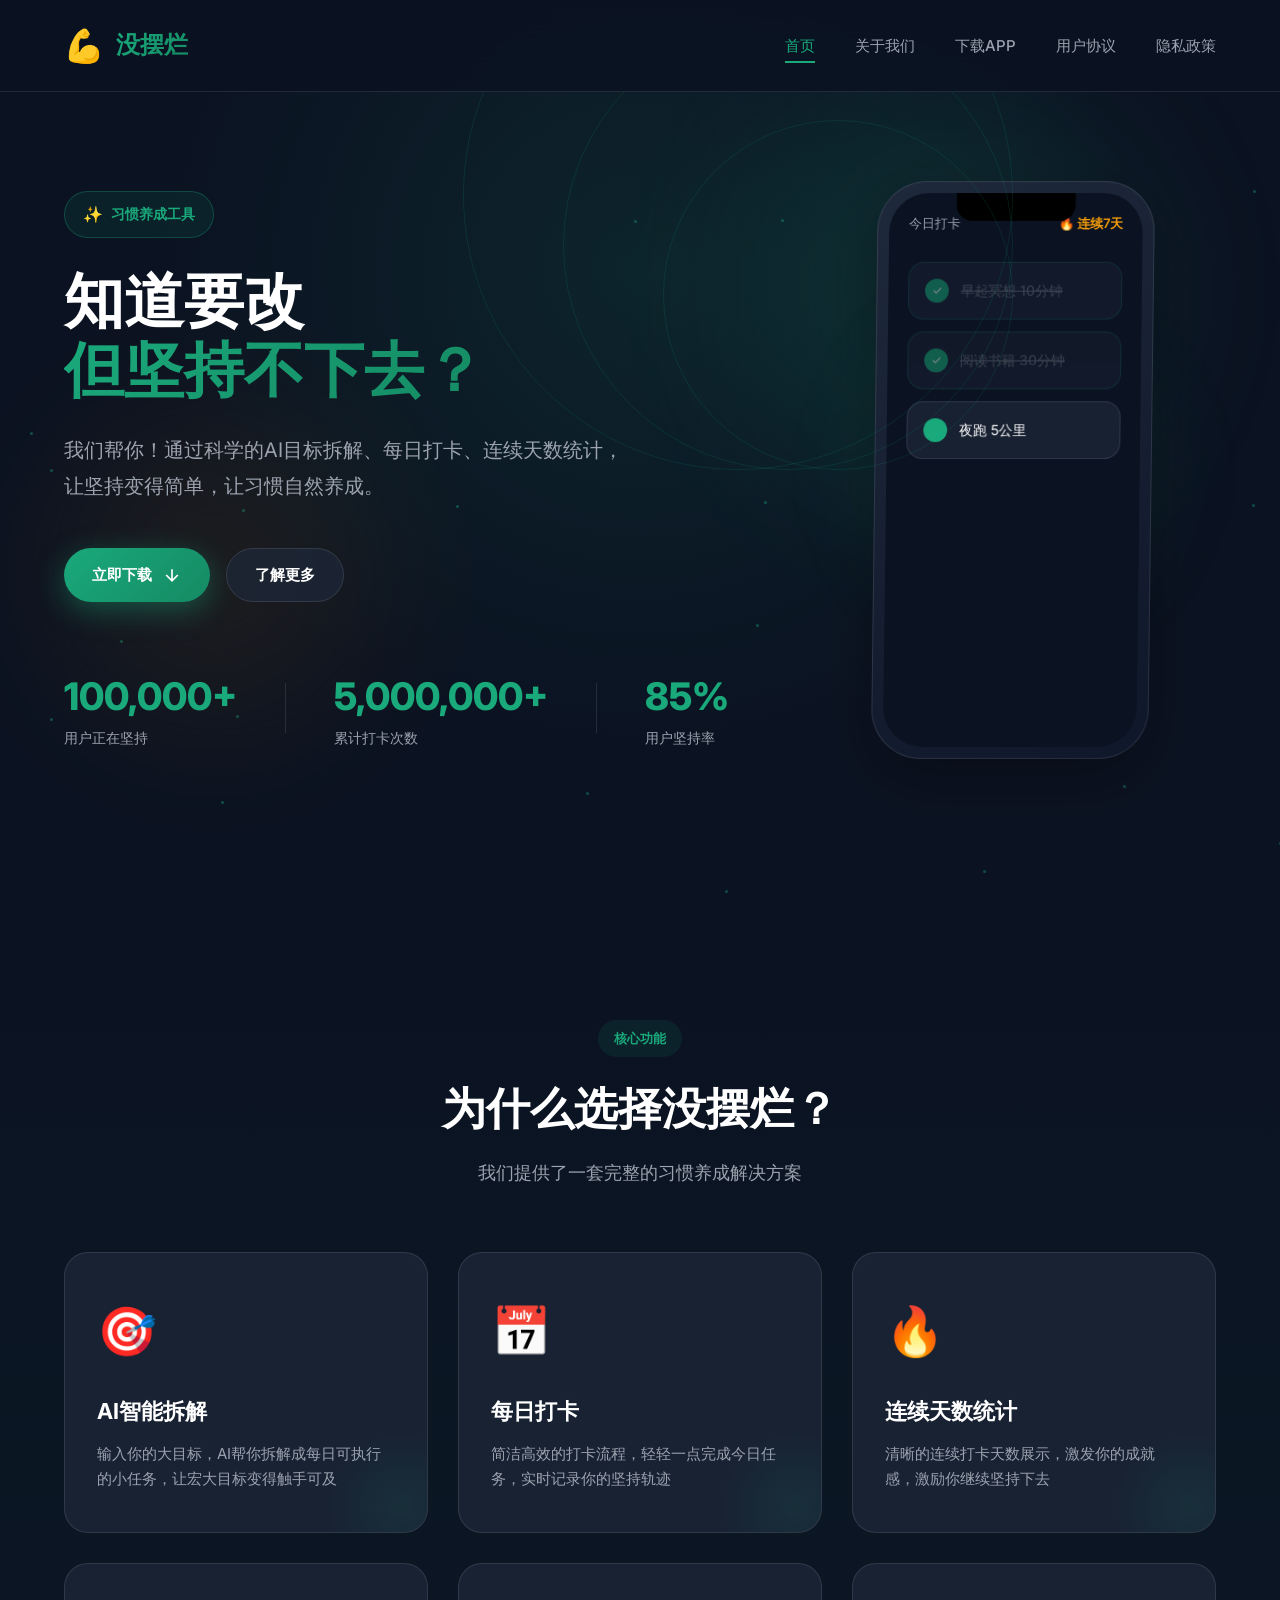
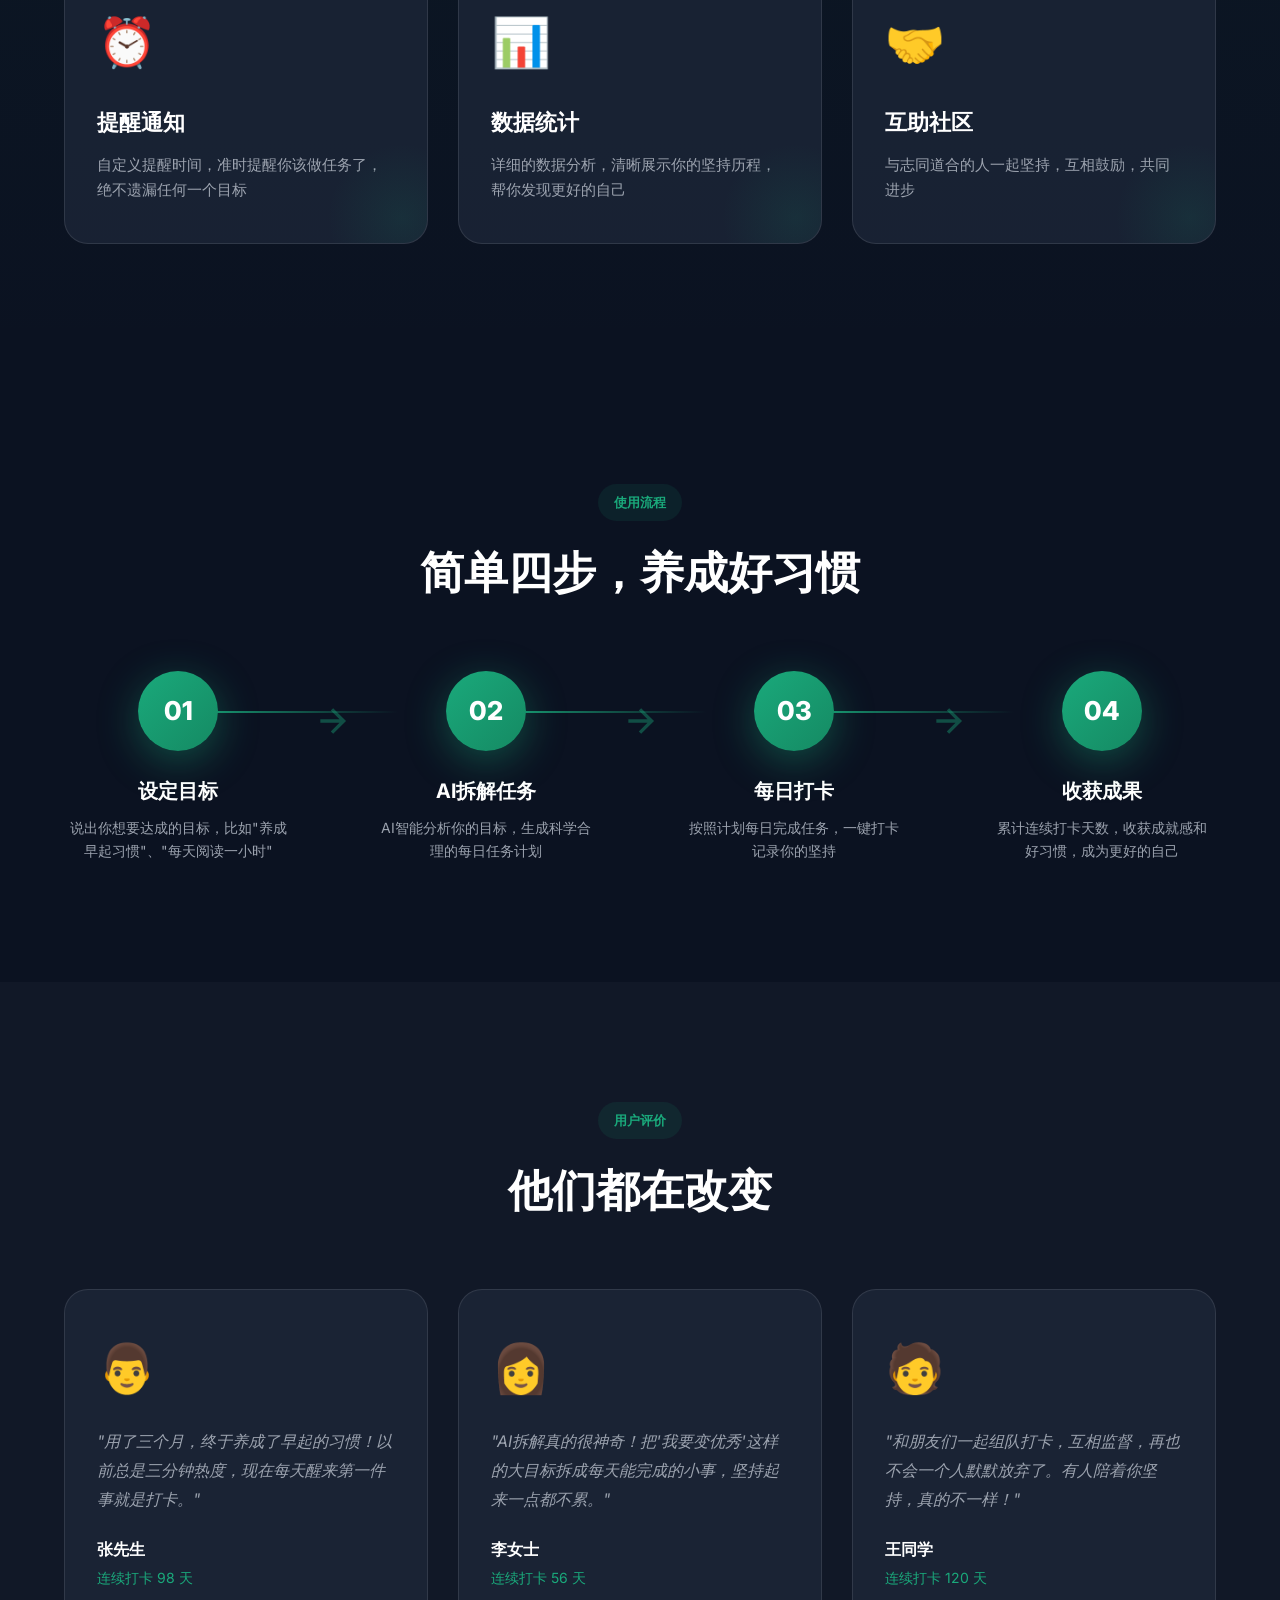
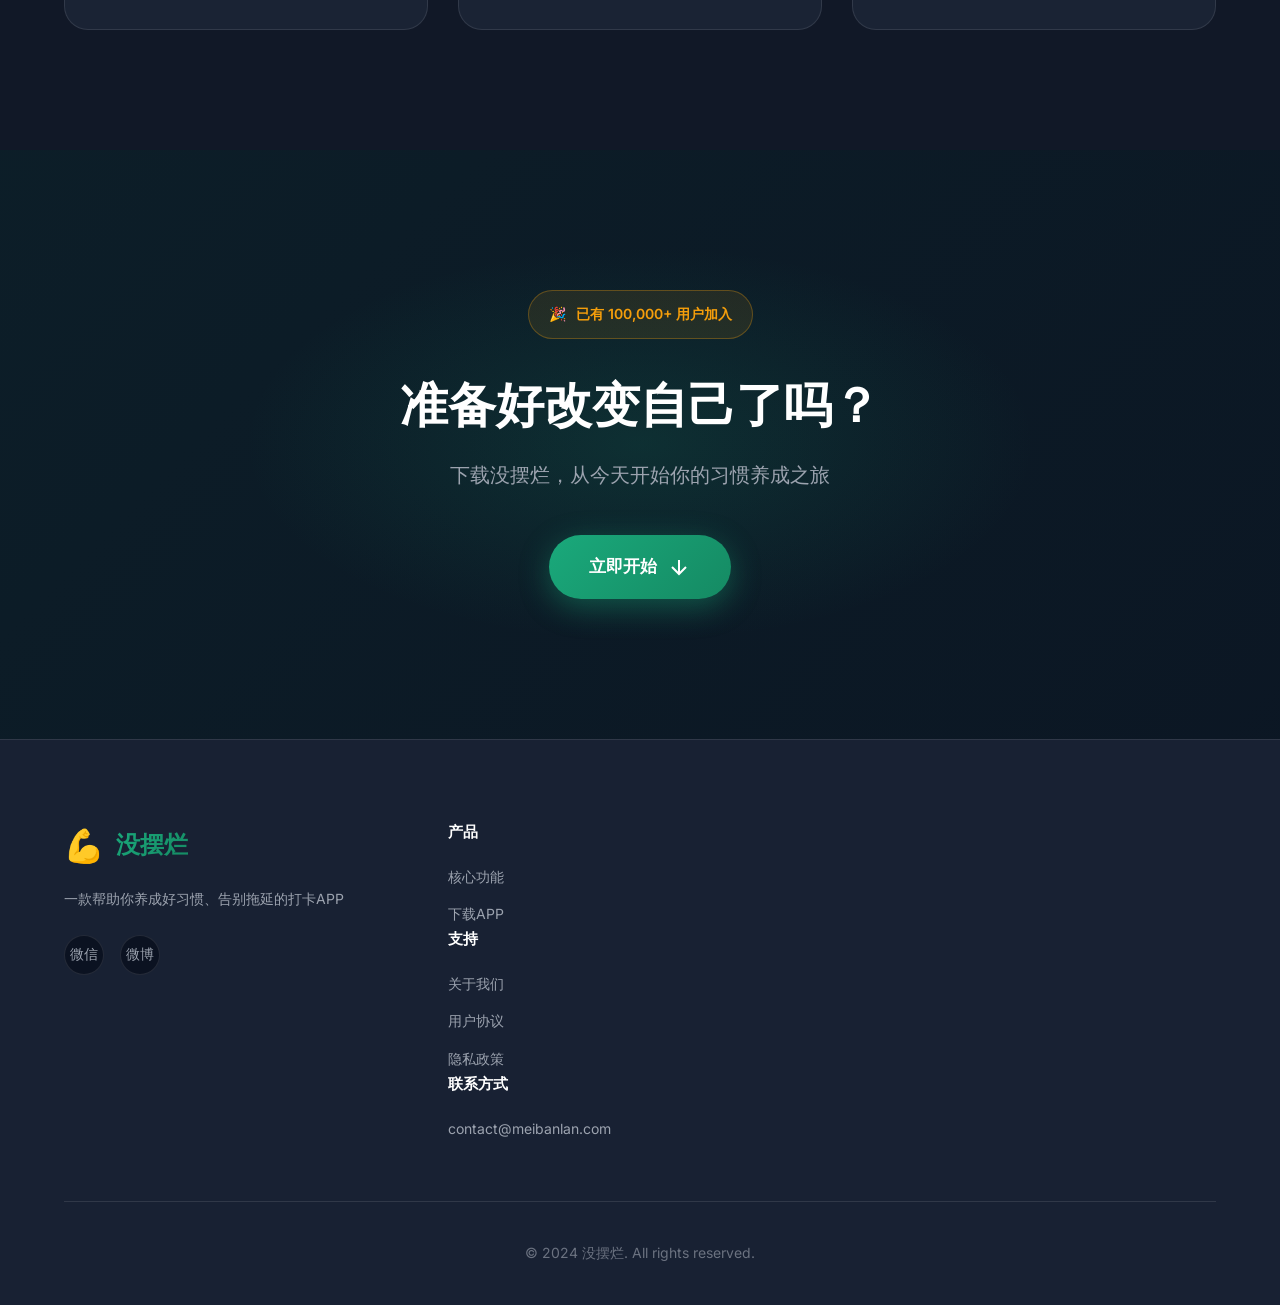
<file: index.html>
<!DOCTYPE html>
<html lang="zh-CN">
<head>
    <meta charset="UTF-8">
    <meta name="viewport" content="width=device-width, initial-scale=1.0">
    <meta name="description" content="没摆烂 - 一款帮助用户养成好习惯、戒除坏习惯的打卡APP。通过科学的目标拆解、每日打卡、连续天数统计等功能，让用户轻松坚持，告别拖延。">
    <meta name="keywords" content="没摆烂,习惯打卡,习惯养成,每日打卡,目标管理,效率工具">
    <title>没摆烂 - 养成好习惯，从每日打卡开始</title>
    <link rel="stylesheet" href="css/style.css">
    <link rel="preconnect" href="https://fonts.googleapis.com">
    <link rel="preconnect" href="https://fonts.gstatic.com" crossorigin>
    <link href="https://fonts.googleapis.com/css2?family=Inter:wght@300;400;500;600;700;800&display=swap" rel="stylesheet">
</head>
<body>
    <header class="header">
        <div class="container">
            <nav class="nav">
                <a href="index.html" class="logo">
                    <span class="logo-icon">💪</span>
                    <span class="logo-text">没摆烂</span>
                </a>
                <ul class="nav-list">
                    <li><a href="index.html" class="active">首页</a></li>
                    <li><a href="about.html">关于我们</a></li>
                    <li><a href="download.html">下载APP</a></li>
                    <li><a href="agreement.html">用户协议</a></li>
                    <li><a href="privacy.html">隐私政策</a></li>
                </ul>
                <button class="mobile-menu-btn" onclick="toggleMobileMenu()">
                    <span></span>
                    <span></span>
                    <span></span>
                </button>
            </nav>
        </div>
    </header>

    <section class="hero">
        <div class="hero-bg">
            <div class="hero-gradient"></div>
            <div class="hero-particles" id="particles"></div>
            <div class="hero-orb hero-orb-1"></div>
            <div class="hero-orb hero-orb-2"></div>
        </div>
        <div class="container">
            <div class="hero-content">
                <div class="hero-badge">
                    <span class="badge-icon">✨</span>
                    <span>习惯养成工具</span>
                </div>
                <h1 class="hero-title">
                    知道要改<br>
                    <span class="highlight">但坚持不下去？</span>
                </h1>
                <p class="hero-subtitle">
                    我们帮你！通过科学的AI目标拆解、每日打卡、连续天数统计，<br class="hide-mobile">
                    让坚持变得简单，让习惯自然养成。
                </p>
                <div class="hero-buttons">
                    <a href="download.html" class="btn btn-primary">
                        <span>立即下载</span>
                        <svg width="20" height="20" viewBox="0 0 24 24" fill="none" stroke="currentColor" stroke-width="2">
                            <path d="M12 5v14M5 12l7 7 7-7"/>
                        </svg>
                    </a>
                    <a href="#features" class="btn btn-secondary">了解更多</a>
                </div>
                <div class="hero-stats">
                    <div class="stat-item">
                        <span class="stat-number" id="stat-users">0</span>
                        <span class="stat-label">用户正在坚持</span>
                    </div>
                    <div class="stat-divider"></div>
                    <div class="stat-item">
                        <span class="stat-number" id="stat-checkins">0</span>
                        <span class="stat-label">累计打卡次数</span>
                    </div>
                    <div class="stat-divider"></div>
                    <div class="stat-item">
                        <span class="stat-number" id="stat-rate">0</span>
                        <span class="stat-label">用户坚持率</span>
                    </div>
                </div>
            </div>
            <div class="hero-visual">
                <div class="phone-mockup">
                    <div class="phone-glow"></div>
                    <div class="phone-frame">
                        <div class="phone-notch"></div>
                        <div class="phone-screen">
                            <div class="app-preview">
                                <div class="preview-header">
                                    <span class="preview-date">今日打卡</span>
                                    <span class="preview-streak">🔥 连续7天</span>
                                </div>
                                <div class="preview-content">
                                    <div class="preview-task completed">
                                        <span class="task-check">✓</span>
                                        <span>早起冥想 10分钟</span>
                                    </div>
                                    <div class="preview-task completed">
                                        <span class="task-check">✓</span>
                                        <span>阅读书籍 30分钟</span>
                                    </div>
                                    <div class="preview-task">
                                        <span class="task-check"></span>
                                        <span>夜跑 5公里</span>
                                    </div>
                                </div>
                            </div>
                        </div>
                    </div>
                    <div class="phone-decoration">
                        <div class="deco-ring"></div>
                        <div class="deco-ring"></div>
                        <div class="deco-ring"></div>
                    </div>
                </div>
            </div>
        </div>
    </section>

    <section class="features" id="features">
        <div class="container">
            <div class="section-header">
                <span class="section-tag">核心功能</span>
                <h2 class="section-title">为什么选择没摆烂？</h2>
                <p class="section-desc">我们提供了一套完整的习惯养成解决方案</p>
            </div>
            <div class="features-grid">
                <div class="feature-card" data-delay="0">
                    <div class="feature-icon">🎯</div>
                    <h3>AI智能拆解</h3>
                    <p>输入你的大目标，AI帮你拆解成每日可执行的小任务，让宏大目标变得触手可及</p>
                    <div class="feature-decoration"></div>
                </div>
                <div class="feature-card" data-delay="100">
                    <div class="feature-icon">📅</div>
                    <h3>每日打卡</h3>
                    <p>简洁高效的打卡流程，轻轻一点完成今日任务，实时记录你的坚持轨迹</p>
                    <div class="feature-decoration"></div>
                </div>
                <div class="feature-card" data-delay="200">
                    <div class="feature-icon">🔥</div>
                    <h3>连续天数统计</h3>
                    <p>清晰的连续打卡天数展示，激发你的成就感，激励你继续坚持下去</p>
                    <div class="feature-decoration"></div>
                </div>
                <div class="feature-card" data-delay="300">
                    <div class="feature-icon">⏰</div>
                    <h3>提醒通知</h3>
                    <p>自定义提醒时间，准时提醒你该做任务了，绝不遗漏任何一个目标</p>
                    <div class="feature-decoration"></div>
                </div>
                <div class="feature-card" data-delay="400">
                    <div class="feature-icon">📊</div>
                    <h3>数据统计</h3>
                    <p>详细的数据分析，清晰展示你的坚持历程，帮你发现更好的自己</p>
                    <div class="feature-decoration"></div>
                </div>
                <div class="feature-card" data-delay="500">
                    <div class="feature-icon">🤝</div>
                    <h3>互助社区</h3>
                    <p>与志同道合的人一起坚持，互相鼓励，共同进步</p>
                    <div class="feature-decoration"></div>
                </div>
            </div>
        </div>
    </section>

    <section class="how-it-works">
        <div class="container">
            <div class="section-header">
                <span class="section-tag">使用流程</span>
                <h2 class="section-title">简单四步，养成好习惯</h2>
            </div>
            <div class="steps">
                <div class="step" data-delay="0">
                    <div class="step-visual">
                        <div class="step-number">01</div>
                    </div>
                    <div class="step-content">
                        <h3>设定目标</h3>
                        <p>说出你想要达成的目标，比如"养成早起习惯"、"每天阅读一小时"</p>
                    </div>
                </div>
                <div class="step-arrow">
                    <svg width="40" height="40" viewBox="0 0 24 24" fill="none" stroke="currentColor" stroke-width="2">
                        <path d="M5 12h14M12 5l7 7-7 7"/>
                    </svg>
                </div>
                <div class="step" data-delay="150">
                    <div class="step-visual">
                        <div class="step-number">02</div>
                    </div>
                    <div class="step-content">
                        <h3>AI拆解任务</h3>
                        <p>AI智能分析你的目标，生成科学合理的每日任务计划</p>
                    </div>
                </div>
                <div class="step-arrow">
                    <svg width="40" height="40" viewBox="0 0 24 24" fill="none" stroke="currentColor" stroke-width="2">
                        <path d="M5 12h14M12 5l7 7-7 7"/>
                    </svg>
                </div>
                <div class="step" data-delay="300">
                    <div class="step-visual">
                        <div class="step-number">03</div>
                    </div>
                    <div class="step-content">
                        <h3>每日打卡</h3>
                        <p>按照计划每日完成任务，一键打卡记录你的坚持</p>
                    </div>
                </div>
                <div class="step-arrow">
                    <svg width="40" height="40" viewBox="0 0 24 24" fill="none" stroke="currentColor" stroke-width="2">
                        <path d="M5 12h14M12 5l7 7-7 7"/>
                    </svg>
                </div>
                <div class="step" data-delay="450">
                    <div class="step-visual">
                        <div class="step-number">04</div>
                    </div>
                    <div class="step-content">
                        <h3>收获成果</h3>
                        <p>累计连续打卡天数，收获成就感和好习惯，成为更好的自己</p>
                    </div>
                </div>
            </div>
        </div>
    </section>

    <section class="testimonials">
        <div class="container">
            <div class="section-header">
                <span class="section-tag">用户评价</span>
                <h2 class="section-title">他们都在改变</h2>
            </div>
            <div class="testimonials-grid">
                <div class="testimonial-card">
                    <div class="testimonial-avatar">👨</div>
                    <p class="testimonial-text">"用了三个月，终于养成了早起的习惯！以前总是三分钟热度，现在每天醒来第一件事就是打卡。"</p>
                    <div class="testimonial-info">
                        <span class="testimonial-name">张先生</span>
                        <span class="testimonial-stats">连续打卡 98 天</span>
                    </div>
                </div>
                <div class="testimonial-card">
                    <div class="testimonial-avatar">👩</div>
                    <p class="testimonial-text">"AI拆解真的很神奇！把'我要变优秀'这样的大目标拆成每天能完成的小事，坚持起来一点都不累。"</p>
                    <div class="testimonial-info">
                        <span class="testimonial-name">李女士</span>
                        <span class="testimonial-stats">连续打卡 56 天</span>
                    </div>
                </div>
                <div class="testimonial-card">
                    <div class="testimonial-avatar">🧑</div>
                    <p class="testimonial-text">"和朋友们一起组队打卡，互相监督，再也不会一个人默默放弃了。有人陪着你坚持，真的不一样！"</p>
                    <div class="testimonial-info">
                        <span class="testimonial-name">王同学</span>
                        <span class="testimonial-stats">连续打卡 120 天</span>
                    </div>
                </div>
            </div>
        </div>
    </section>

    <section class="cta">
        <div class="container">
            <div class="cta-content">
                <div class="cta-badge">
                    <span>🎉</span>
                    <span>已有 100,000+ 用户加入</span>
                </div>
                <h2>准备好改变自己了吗？</h2>
                <p>下载没摆烂，从今天开始你的习惯养成之旅</p>
                <div class="cta-buttons">
                    <a href="download.html" class="btn btn-primary btn-large">
                        <span>立即开始</span>
                        <svg width="24" height="24" viewBox="0 0 24 24" fill="none" stroke="currentColor" stroke-width="2">
                            <path d="M12 5v14M5 12l7 7 7-7"/>
                        </svg>
                    </a>
                </div>
            </div>
        </div>
    </section>

    <footer class="footer">
        <div class="container">
            <div class="footer-content">
                <div class="footer-brand">
                    <a href="index.html" class="logo">
                        <span class="logo-icon">💪</span>
                        <span class="logo-text">没摆烂</span>
                    </a>
                    <p>一款帮助你养成好习惯、告别拖延的打卡APP</p>
                    <div class="footer-social">
                        <a href="#" class="social-link">微信</a>
                        <a href="#" class="social-link">微博</a>
                    </div>
                </div>
                <div class="footer-links">
                    <div class="footer-column">
                        <h4>产品</h4>
                        <ul>
                            <li><a href="index.html#features">核心功能</a></li>
                            <li><a href="download.html">下载APP</a></li>
                        </ul>
                    </div>
                    <div class="footer-column">
                        <h4>支持</h4>
                        <ul>
                            <li><a href="about.html">关于我们</a></li>
                            <li><a href="agreement.html">用户协议</a></li>
                            <li><a href="privacy.html">隐私政策</a></li>
                        </ul>
                    </div>
                    <div class="footer-column">
                        <h4>联系方式</h4>
                        <ul>
                            <li><a href="mailto:contact@meibanlan.com">contact@meibanlan.com</a></li>
                        </ul>
                    </div>
                </div>
            </div>
            <div class="footer-bottom">
                <p>&copy; 2024 没摆烂. All rights reserved.</p>
            </div>
        </div>
    </footer>

    <script>
        function toggleMobileMenu() {
            const navList = document.querySelector('.nav-list');
            navList.classList.toggle('mobile-open');
        }

        function animateCounter(element, target, suffix = '') {
            let current = 0;
            const increment = target / 60;
            const timer = setInterval(() => {
                current += increment;
                if (current >= target) {
                    current = target;
                    clearInterval(timer);
                }
                element.textContent = Math.floor(current).toLocaleString() + suffix;
            }, 16);
        }

        document.addEventListener('DOMContentLoaded', function() {
            const particlesContainer = document.getElementById('particles');
            for (let i = 0; i < 30; i++) {
                const particle = document.createElement('div');
                particle.className = 'particle';
                particle.style.left = Math.random() * 100 + '%';
                particle.style.top = Math.random() * 100 + '%';
                particle.style.animationDelay = Math.random() * 5 + 's';
                particle.style.animationDuration = (Math.random() * 10 + 10) + 's';
                particlesContainer.appendChild(particle);
            }

            const observerOptions = {
                threshold: 0.3,
                rootMargin: '0px'
            };

            const observer = new IntersectionObserver((entries) => {
                entries.forEach(entry => {
                    if (entry.isIntersecting) {
                        entry.target.classList.add('visible');
                    }
                });
            }, observerOptions);

            document.querySelectorAll('.feature-card, .step, .testimonial-card').forEach(el => {
                observer.observe(el);
            });

            const statsObserver = new IntersectionObserver((entries) => {
                entries.forEach(entry => {
                    if (entry.isIntersecting) {
                        animateCounter(document.getElementById('stat-users'), 100000, '+');
                        animateCounter(document.getElementById('stat-checkins'), 5000000, '+');
                        animateCounter(document.getElementById('stat-rate'), 85, '%');
                        statsObserver.disconnect();
                    }
                });
            }, { threshold: 0.5 });

            const statsSection = document.querySelector('.hero-stats');
            if (statsSection) {
                statsObserver.observe(statsSection);
            }
        });

        document.querySelectorAll('a[href^="#"]').forEach(anchor => {
            anchor.addEventListener('click', function (e) {
                e.preventDefault();
                const target = document.querySelector(this.getAttribute('href'));
                if (target) {
                    target.scrollIntoView({
                        behavior: 'smooth'
                    });
                }
            });
        });
    </script>
</body>
</html>
</file>
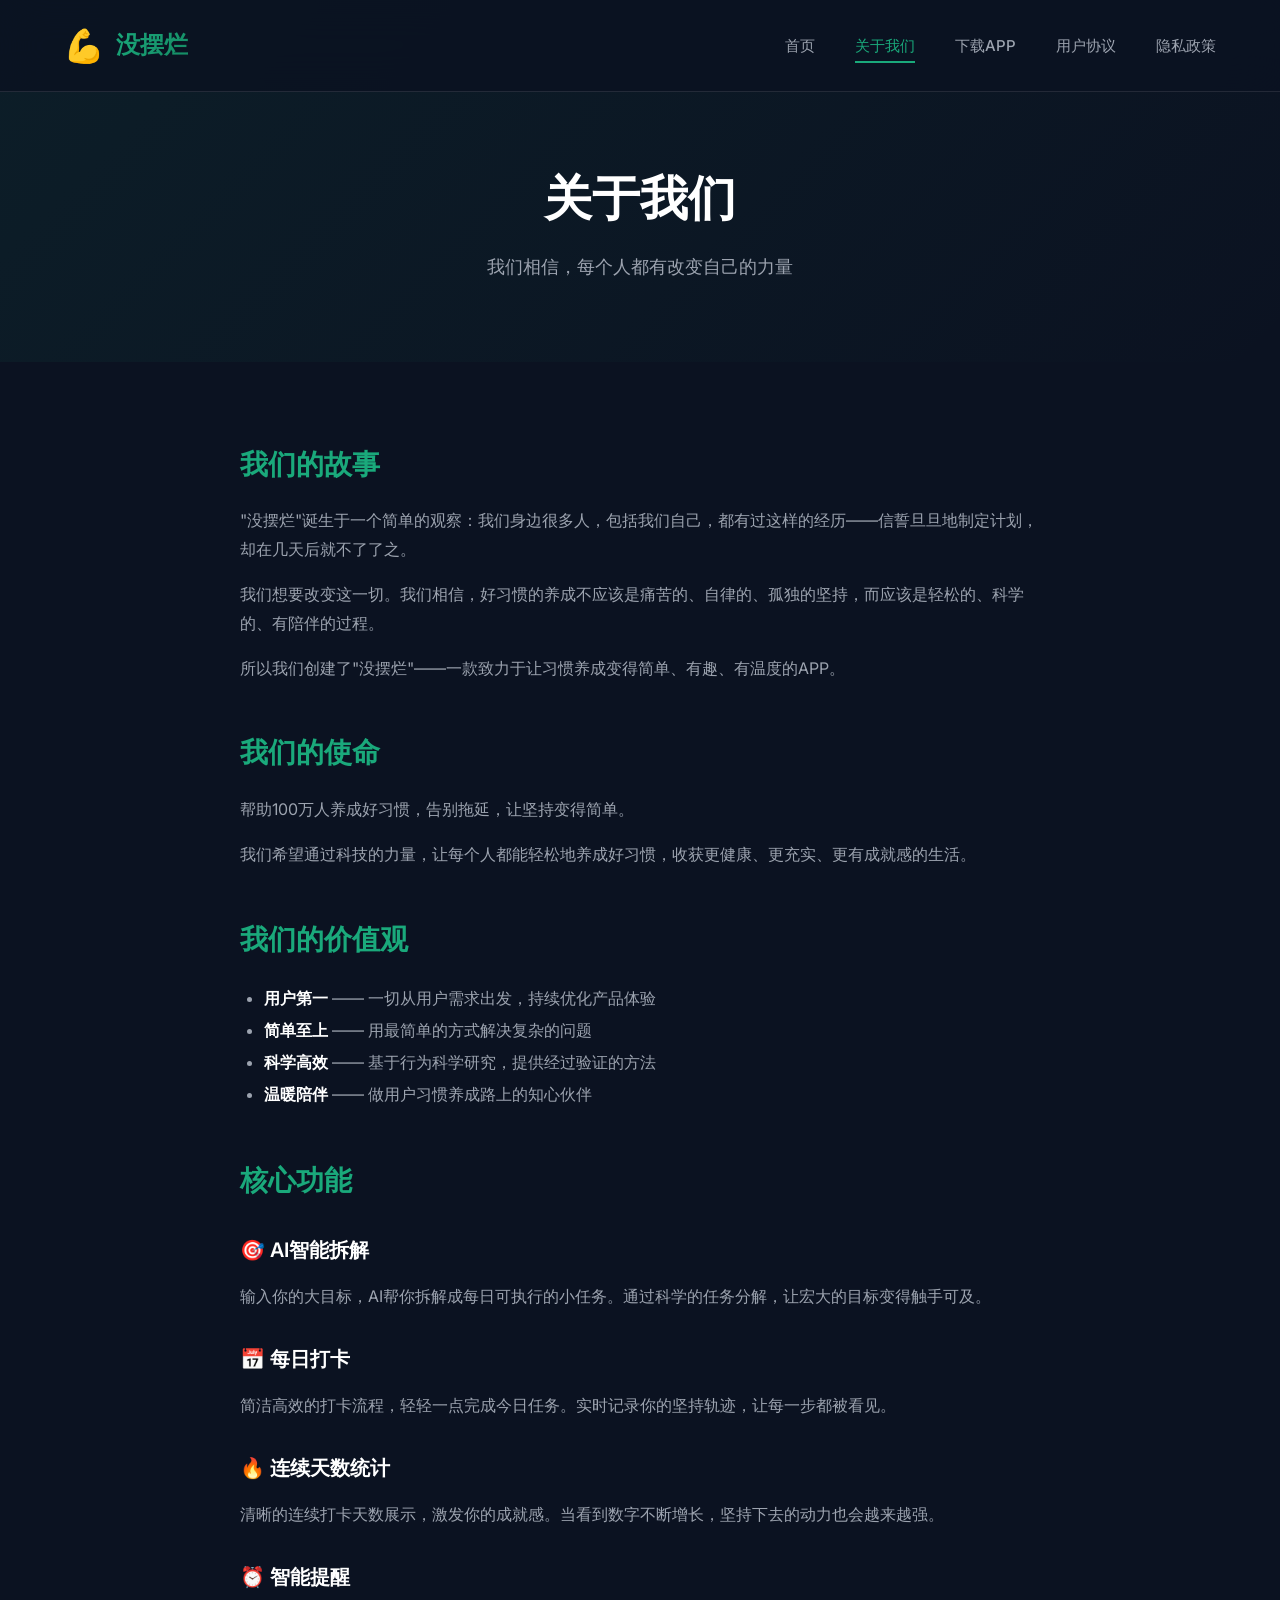
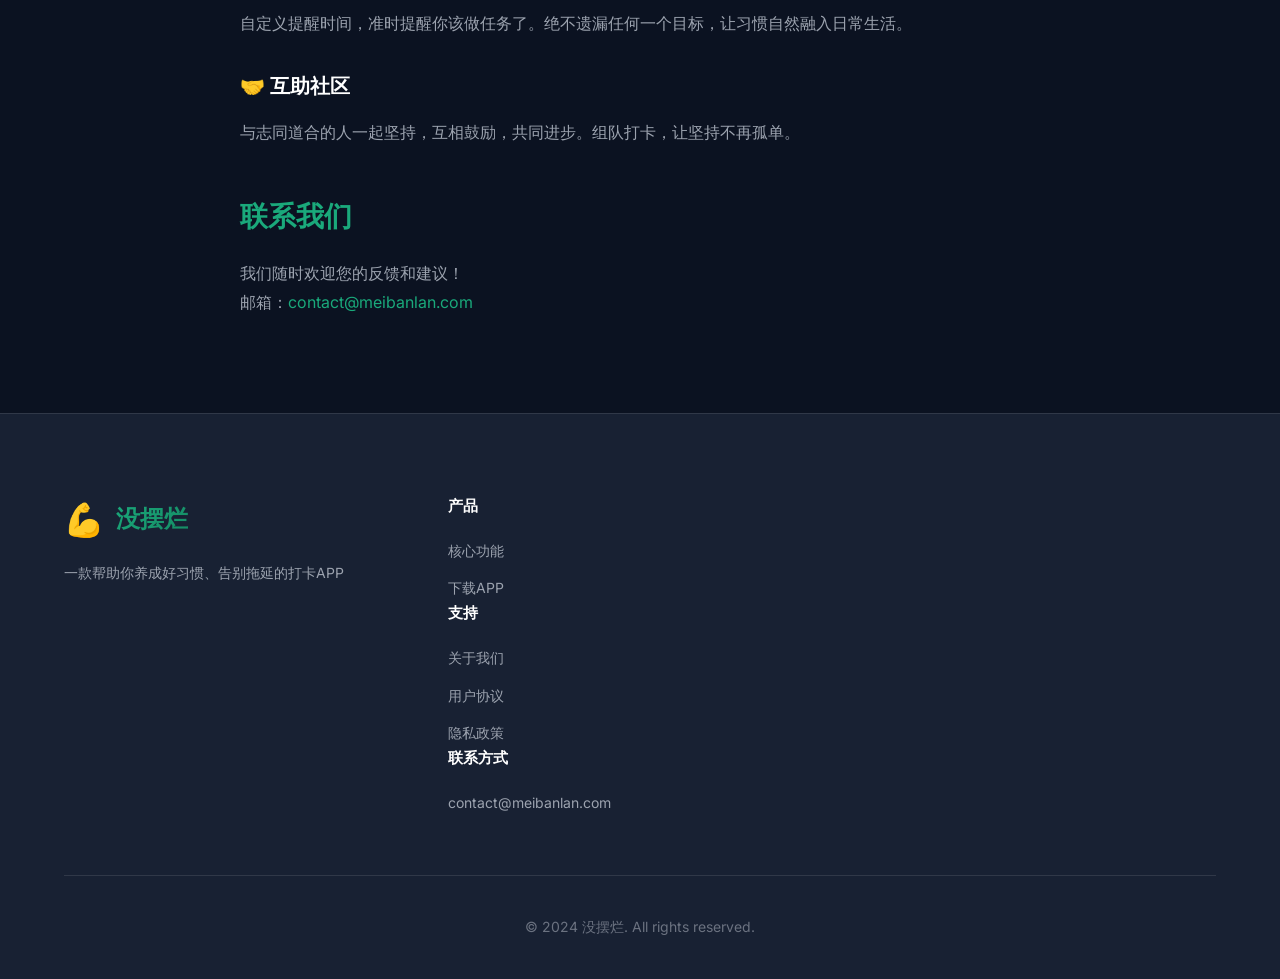
<file: about.html>
<!DOCTYPE html>
<html lang="zh-CN">
<head>
    <meta charset="UTF-8">
    <meta name="viewport" content="width=device-width, initial-scale=1.0">
    <title>关于我们 - 没摆烂</title>
    <meta name="description" content="了解没摆烂团队，我们致力于帮助更多人养成好习惯，告别拖延。">
    <link rel="stylesheet" href="css/style.css">
    <link rel="preconnect" href="https://fonts.googleapis.com">
    <link rel="preconnect" href="https://fonts.gstatic.com" crossorigin>
    <link href="https://fonts.googleapis.com/css2?family=Inter:wght@300;400;500;600;700;800&display=swap" rel="stylesheet">
</head>
<body>
    <header class="header">
        <div class="container">
            <nav class="nav">
                <a href="index.html" class="logo">
                    <span class="logo-icon">💪</span>
                    <span class="logo-text">没摆烂</span>
                </a>
                <ul class="nav-list">
                    <li><a href="index.html">首页</a></li>
                    <li><a href="about.html" class="active">关于我们</a></li>
                    <li><a href="download.html">下载APP</a></li>
                    <li><a href="agreement.html">用户协议</a></li>
                    <li><a href="privacy.html">隐私政策</a></li>
                </ul>
                <button class="mobile-menu-btn" onclick="toggleMobileMenu()">
                    <span></span>
                    <span></span>
                    <span></span>
                </button>
            </nav>
        </div>
    </header>

    <section class="page-header">
        <div class="container">
            <h1>关于我们</h1>
            <p>我们相信，每个人都有改变自己的力量</p>
        </div>
    </section>

    <section class="content-section">
        <div class="container">
            <div class="content-wrapper">
                <h2>我们的故事</h2>
                <p>
                    "没摆烂"诞生于一个简单的观察：我们身边很多人，包括我们自己，都有过这样的经历——信誓旦旦地制定计划，却在几天后就不了了之。
                </p>
                <p>
                    我们想要改变这一切。我们相信，好习惯的养成不应该是痛苦的、自律的、孤独的坚持，而应该是轻松的、科学的、有陪伴的过程。
                </p>
                <p>
                    所以我们创建了"没摆烂"——一款致力于让习惯养成变得简单、有趣、有温度的APP。
                </p>

                <h2>我们的使命</h2>
                <p>
                    帮助100万人养成好习惯，告别拖延，让坚持变得简单。
                </p>
                <p>
                    我们希望通过科技的力量，让每个人都能轻松地养成好习惯，收获更健康、更充实、更有成就感的生活。
                </p>

                <h2>我们的价值观</h2>
                <ul>
                    <li><strong>用户第一</strong> —— 一切从用户需求出发，持续优化产品体验</li>
                    <li><strong>简单至上</strong> —— 用最简单的方式解决复杂的问题</li>
                    <li><strong>科学高效</strong> —— 基于行为科学研究，提供经过验证的方法</li>
                    <li><strong>温暖陪伴</strong> —— 做用户习惯养成路上的知心伙伴</li>
                </ul>

                <h2>核心功能</h2>
                <h3>🎯 AI智能拆解</h3>
                <p>
                    输入你的大目标，AI帮你拆解成每日可执行的小任务。通过科学的任务分解，让宏大的目标变得触手可及。
                </p>
                
                <h3>📅 每日打卡</h3>
                <p>
                    简洁高效的打卡流程，轻轻一点完成今日任务。实时记录你的坚持轨迹，让每一步都被看见。
                </p>
                
                <h3>🔥 连续天数统计</h3>
                <p>
                    清晰的连续打卡天数展示，激发你的成就感。当看到数字不断增长，坚持下去的动力也会越来越强。
                </p>
                
                <h3>⏰ 智能提醒</h3>
                <p>
                    自定义提醒时间，准时提醒你该做任务了。绝不遗漏任何一个目标，让习惯自然融入日常生活。
                </p>
                
                <h3>🤝 互助社区</h3>
                <p>
                    与志同道合的人一起坚持，互相鼓励，共同进步。组队打卡，让坚持不再孤单。
                </p>

                <h2>联系我们</h2>
                <p>
                    我们随时欢迎您的反馈和建议！<br>
                    邮箱：<a href="mailto:contact@meibanlan.com" style="color: var(--primary);">contact@meibanlan.com</a>
                </p>
            </div>
        </div>
    </section>

    <footer class="footer">
        <div class="container">
            <div class="footer-content">
                <div class="footer-brand">
                    <a href="index.html" class="logo">
                        <span class="logo-icon">💪</span>
                        <span class="logo-text">没摆烂</span>
                    </a>
                    <p>一款帮助你养成好习惯、告别拖延的打卡APP</p>
                </div>
                <div class="footer-links">
                    <div class="footer-column">
                        <h4>产品</h4>
                        <ul>
                            <li><a href="index.html#features">核心功能</a></li>
                            <li><a href="download.html">下载APP</a></li>
                        </ul>
                    </div>
                    <div class="footer-column">
                        <h4>支持</h4>
                        <ul>
                            <li><a href="about.html">关于我们</a></li>
                            <li><a href="agreement.html">用户协议</a></li>
                            <li><a href="privacy.html">隐私政策</a></li>
                        </ul>
                    </div>
                    <div class="footer-column">
                        <h4>联系方式</h4>
                        <ul>
                            <li><a href="mailto:contact@meibanlan.com">contact@meibanlan.com</a></li>
                        </ul>
                    </div>
                </div>
            </div>
            <div class="footer-bottom">
                <p>&copy; 2024 没摆烂. All rights reserved.</p>
            </div>
        </div>
    </footer>

    <script>
        function toggleMobileMenu() {
            const navList = document.querySelector('.nav-list');
            navList.classList.toggle('mobile-open');
        }
    </script>
</body>
</html>
</file>
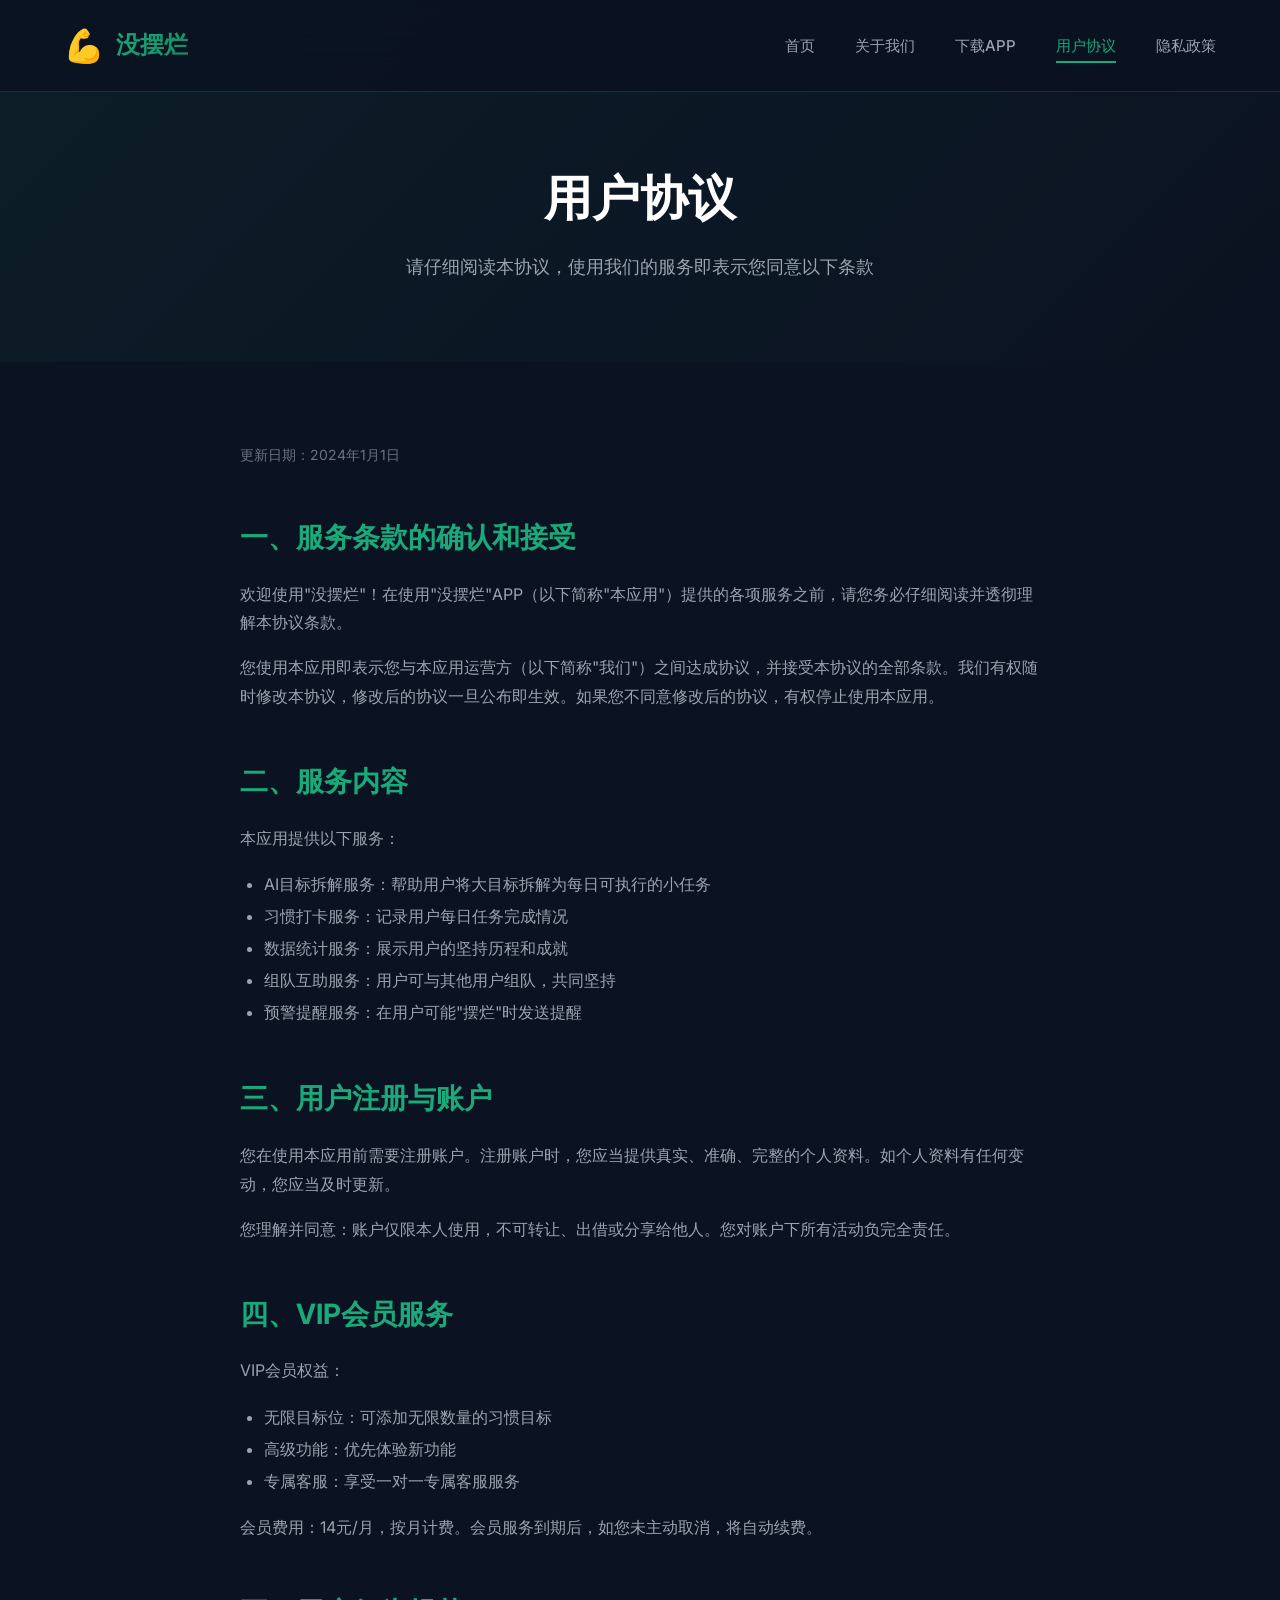
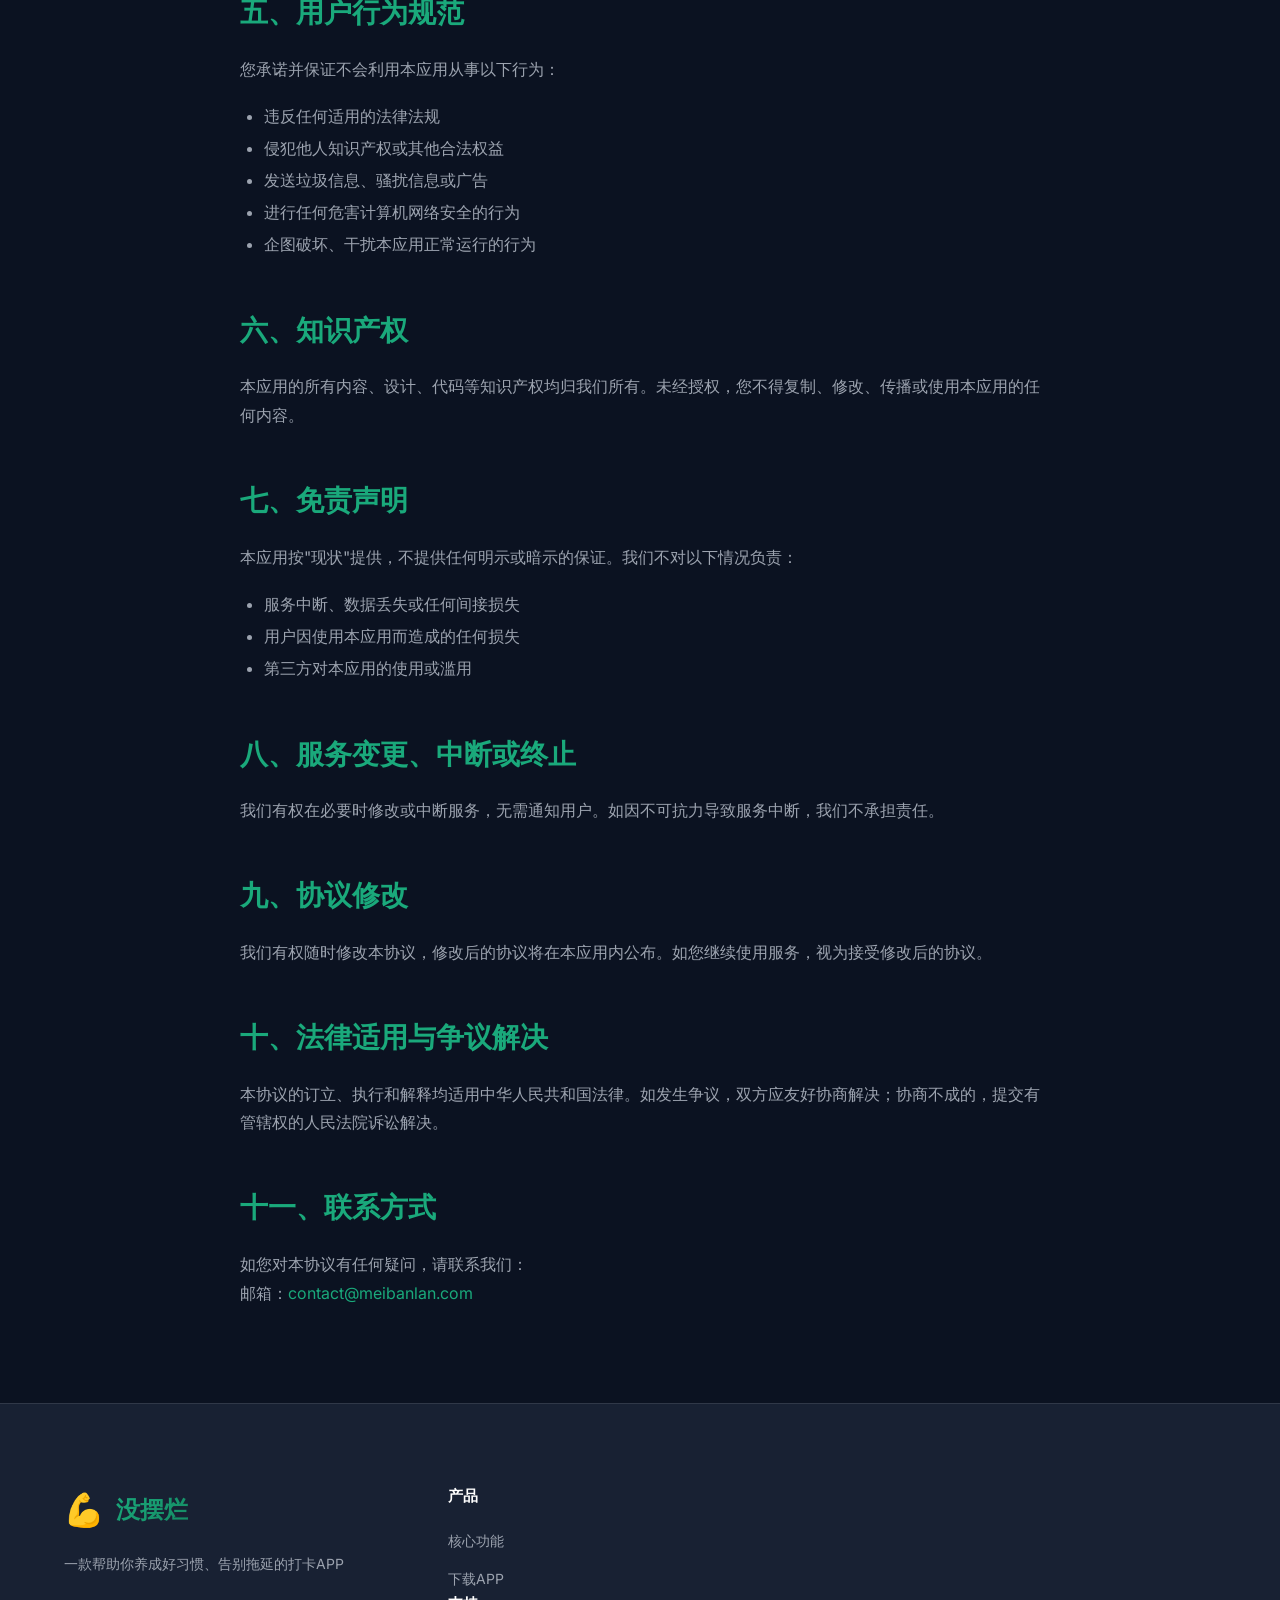
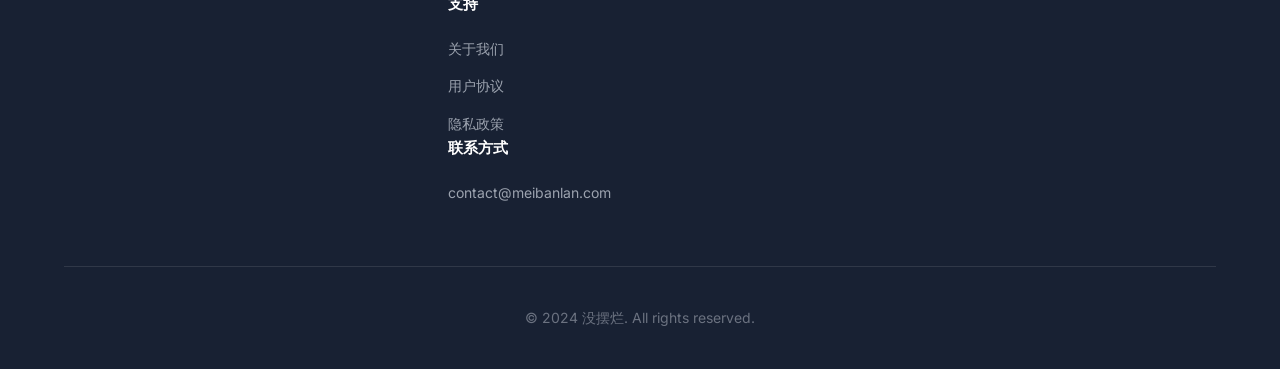
<file: agreement.html>
<!DOCTYPE html>
<html lang="zh-CN">
<head>
    <meta charset="UTF-8">
    <meta name="viewport" content="width=device-width, initial-scale=1.0">
    <title>用户协议 - 没摆烂</title>
    <meta name="description" content="没摆烂用户服务协议，详细说明用户使用规范。">
    <link rel="stylesheet" href="css/style.css">
    <link rel="preconnect" href="https://fonts.googleapis.com">
    <link rel="preconnect" href="https://fonts.gstatic.com" crossorigin>
    <link href="https://fonts.googleapis.com/css2?family=Inter:wght@300;400;500;600;700;800&display=swap" rel="stylesheet">
</head>
<body>
    <header class="header">
        <div class="container">
            <nav class="nav">
                <a href="index.html" class="logo">
                    <span class="logo-icon">💪</span>
                    <span class="logo-text">没摆烂</span>
                </a>
                <ul class="nav-list">
                    <li><a href="index.html">首页</a></li>
                    <li><a href="about.html">关于我们</a></li>
                    <li><a href="download.html">下载APP</a></li>
                    <li><a href="agreement.html" class="active">用户协议</a></li>
                    <li><a href="privacy.html">隐私政策</a></li>
                </ul>
                <button class="mobile-menu-btn" onclick="toggleMobileMenu()">
                    <span></span>
                    <span></span>
                    <span></span>
                </button>
            </nav>
        </div>
    </header>

    <section class="page-header">
        <div class="container">
            <h1>用户协议</h1>
            <p>请仔细阅读本协议，使用我们的服务即表示您同意以下条款</p>
        </div>
    </section>

    <section class="content-section">
        <div class="container">
            <div class="content-wrapper">
                <p style="color: var(--text-tertiary); font-size: 14px;">更新日期：2024年1月1日</p>

                <h2>一、服务条款的确认和接受</h2>
                <p>
                    欢迎使用"没摆烂"！在使用"没摆烂"APP（以下简称"本应用"）提供的各项服务之前，请您务必仔细阅读并透彻理解本协议条款。
                </p>
                <p>
                    您使用本应用即表示您与本应用运营方（以下简称"我们"）之间达成协议，并接受本协议的全部条款。我们有权随时修改本协议，修改后的协议一旦公布即生效。如果您不同意修改后的协议，有权停止使用本应用。
                </p>

                <h2>二、服务内容</h2>
                <p>本应用提供以下服务：</p>
                <ul>
                    <li>AI目标拆解服务：帮助用户将大目标拆解为每日可执行的小任务</li>
                    <li>习惯打卡服务：记录用户每日任务完成情况</li>
                    <li>数据统计服务：展示用户的坚持历程和成就</li>
                    <li>组队互助服务：用户可与其他用户组队，共同坚持</li>
                    <li>预警提醒服务：在用户可能"摆烂"时发送提醒</li>
                </ul>

                <h2>三、用户注册与账户</h2>
                <p>
                    您在使用本应用前需要注册账户。注册账户时，您应当提供真实、准确、完整的个人资料。如个人资料有任何变动，您应当及时更新。
                </p>
                <p>
                    您理解并同意：账户仅限本人使用，不可转让、出借或分享给他人。您对账户下所有活动负完全责任。
                </p>

                <h2>四、VIP会员服务</h2>
                <p>VIP会员权益：</p>
                <ul>
                    <li>无限目标位：可添加无限数量的习惯目标</li>
                    <li>高级功能：优先体验新功能</li>
                    <li>专属客服：享受一对一专属客服服务</li>
                </ul>
                <p>
                    会员费用：14元/月，按月计费。会员服务到期后，如您未主动取消，将自动续费。
                </p>

                <h2>五、用户行为规范</h2>
                <p>您承诺并保证不会利用本应用从事以下行为：</p>
                <ul>
                    <li>违反任何适用的法律法规</li>
                    <li>侵犯他人知识产权或其他合法权益</li>
                    <li>发送垃圾信息、骚扰信息或广告</li>
                    <li>进行任何危害计算机网络安全的行为</li>
                    <li>企图破坏、干扰本应用正常运行的行为</li>
                </ul>

                <h2>六、知识产权</h2>
                <p>
                    本应用的所有内容、设计、代码等知识产权均归我们所有。未经授权，您不得复制、修改、传播或使用本应用的任何内容。
                </p>

                <h2>七、免责声明</h2>
                <p>
                    本应用按"现状"提供，不提供任何明示或暗示的保证。我们不对以下情况负责：
                </p>
                <ul>
                    <li>服务中断、数据丢失或任何间接损失</li>
                    <li>用户因使用本应用而造成的任何损失</li>
                    <li>第三方对本应用的使用或滥用</li>
                </ul>

                <h2>八、服务变更、中断或终止</h2>
                <p>
                    我们有权在必要时修改或中断服务，无需通知用户。如因不可抗力导致服务中断，我们不承担责任。
                </p>

                <h2>九、协议修改</h2>
                <p>
                    我们有权随时修改本协议，修改后的协议将在本应用内公布。如您继续使用服务，视为接受修改后的协议。
                </p>

                <h2>十、法律适用与争议解决</h2>
                <p>
                    本协议的订立、执行和解释均适用中华人民共和国法律。如发生争议，双方应友好协商解决；协商不成的，提交有管辖权的人民法院诉讼解决。
                </p>

                <h2>十一、联系方式</h2>
                <p>
                    如您对本协议有任何疑问，请联系我们：<br>
                    邮箱：<a href="mailto:contact@meibanlan.com" style="color: var(--primary);">contact@meibanlan.com</a>
                </p>
            </div>
        </div>
    </section>

    <footer class="footer">
        <div class="container">
            <div class="footer-content">
                <div class="footer-brand">
                    <a href="index.html" class="logo">
                        <span class="logo-icon">💪</span>
                        <span class="logo-text">没摆烂</span>
                    </a>
                    <p>一款帮助你养成好习惯、告别拖延的打卡APP</p>
                </div>
                <div class="footer-links">
                    <div class="footer-column">
                        <h4>产品</h4>
                        <ul>
                            <li><a href="index.html#features">核心功能</a></li>
                            <li><a href="download.html">下载APP</a></li>
                        </ul>
                    </div>
                    <div class="footer-column">
                        <h4>支持</h4>
                        <ul>
                            <li><a href="about.html">关于我们</a></li>
                            <li><a href="agreement.html">用户协议</a></li>
                            <li><a href="privacy.html">隐私政策</a></li>
                        </ul>
                    </div>
                    <div class="footer-column">
                        <h4>联系方式</h4>
                        <ul>
                            <li><a href="mailto:contact@meibanlan.com">contact@meibanlan.com</a></li>
                        </ul>
                    </div>
                </div>
            </div>
            <div class="footer-bottom">
                <p>&copy; 2024 没摆烂. All rights reserved.</p>
            </div>
        </div>
    </footer>

    <script>
        function toggleMobileMenu() {
            const navList = document.querySelector('.nav-list');
            navList.classList.toggle('mobile-open');
        }
    </script>
</body>
</html>
</file>
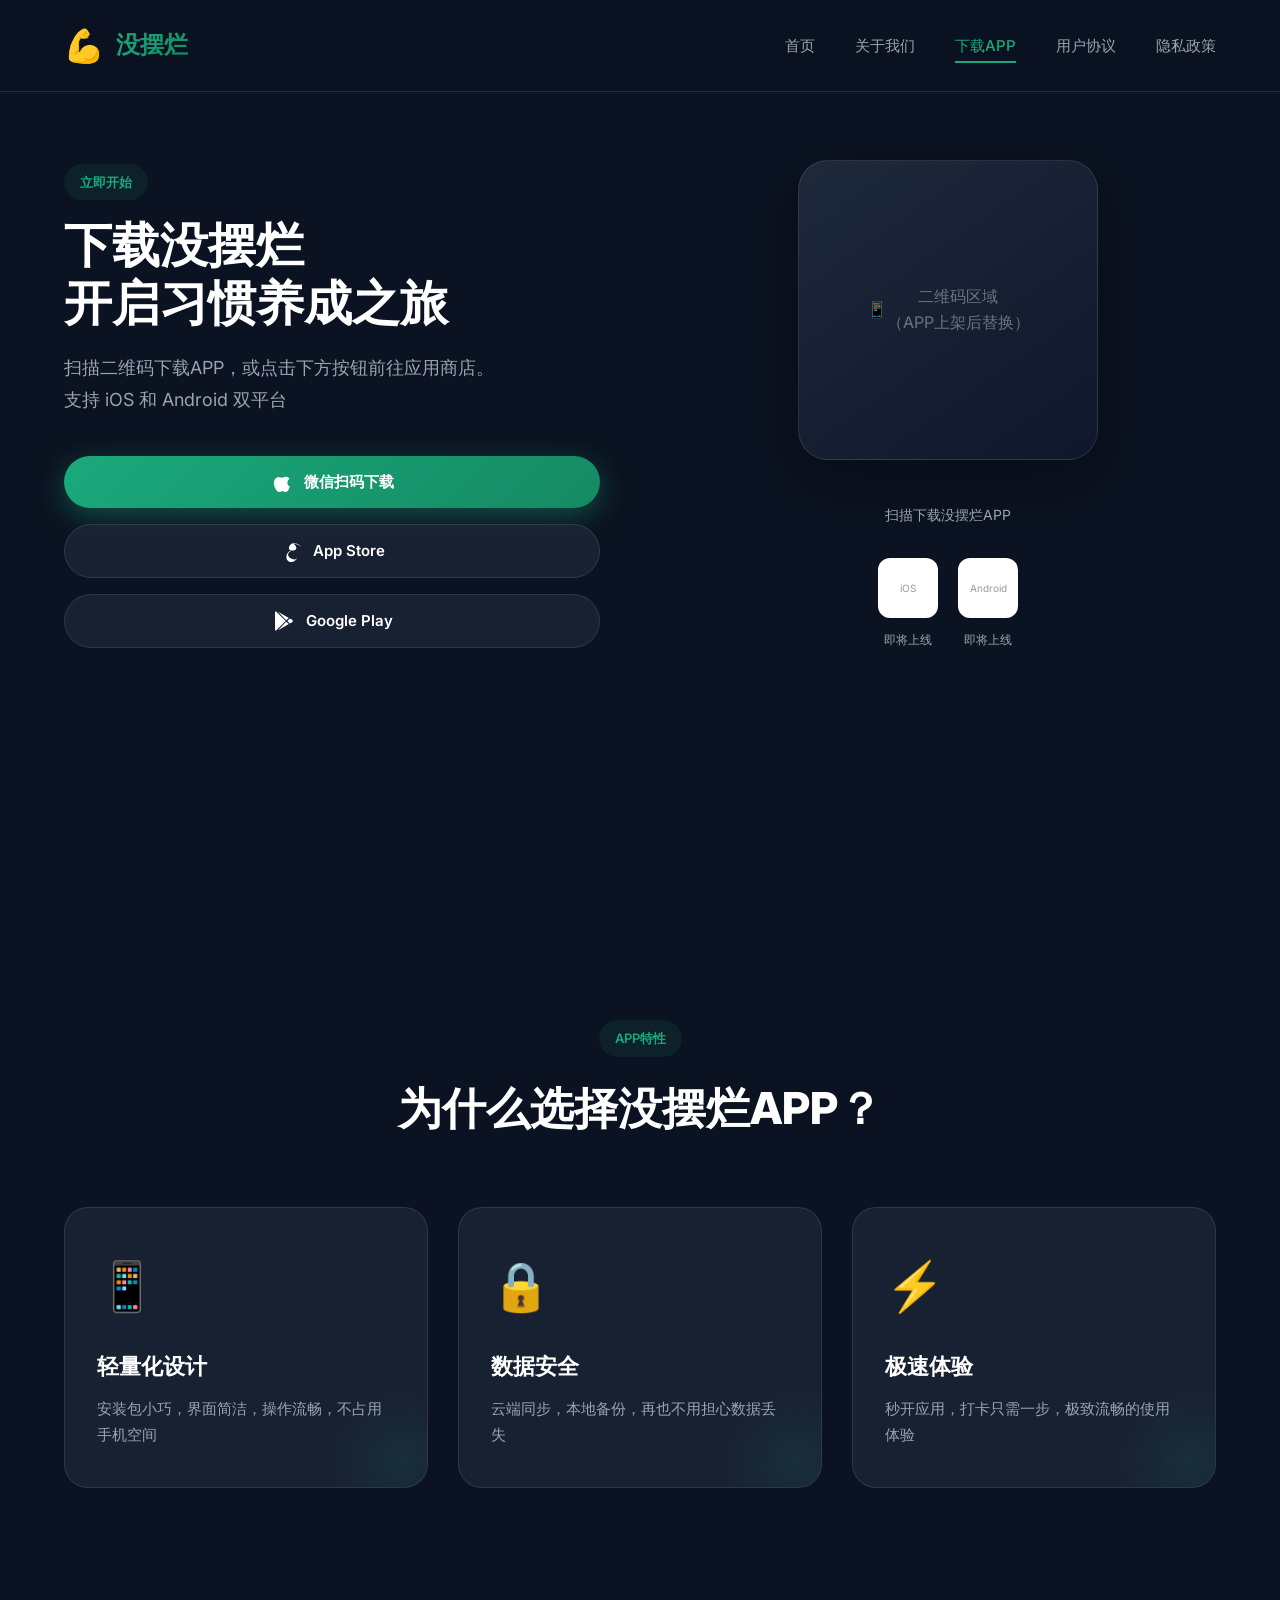
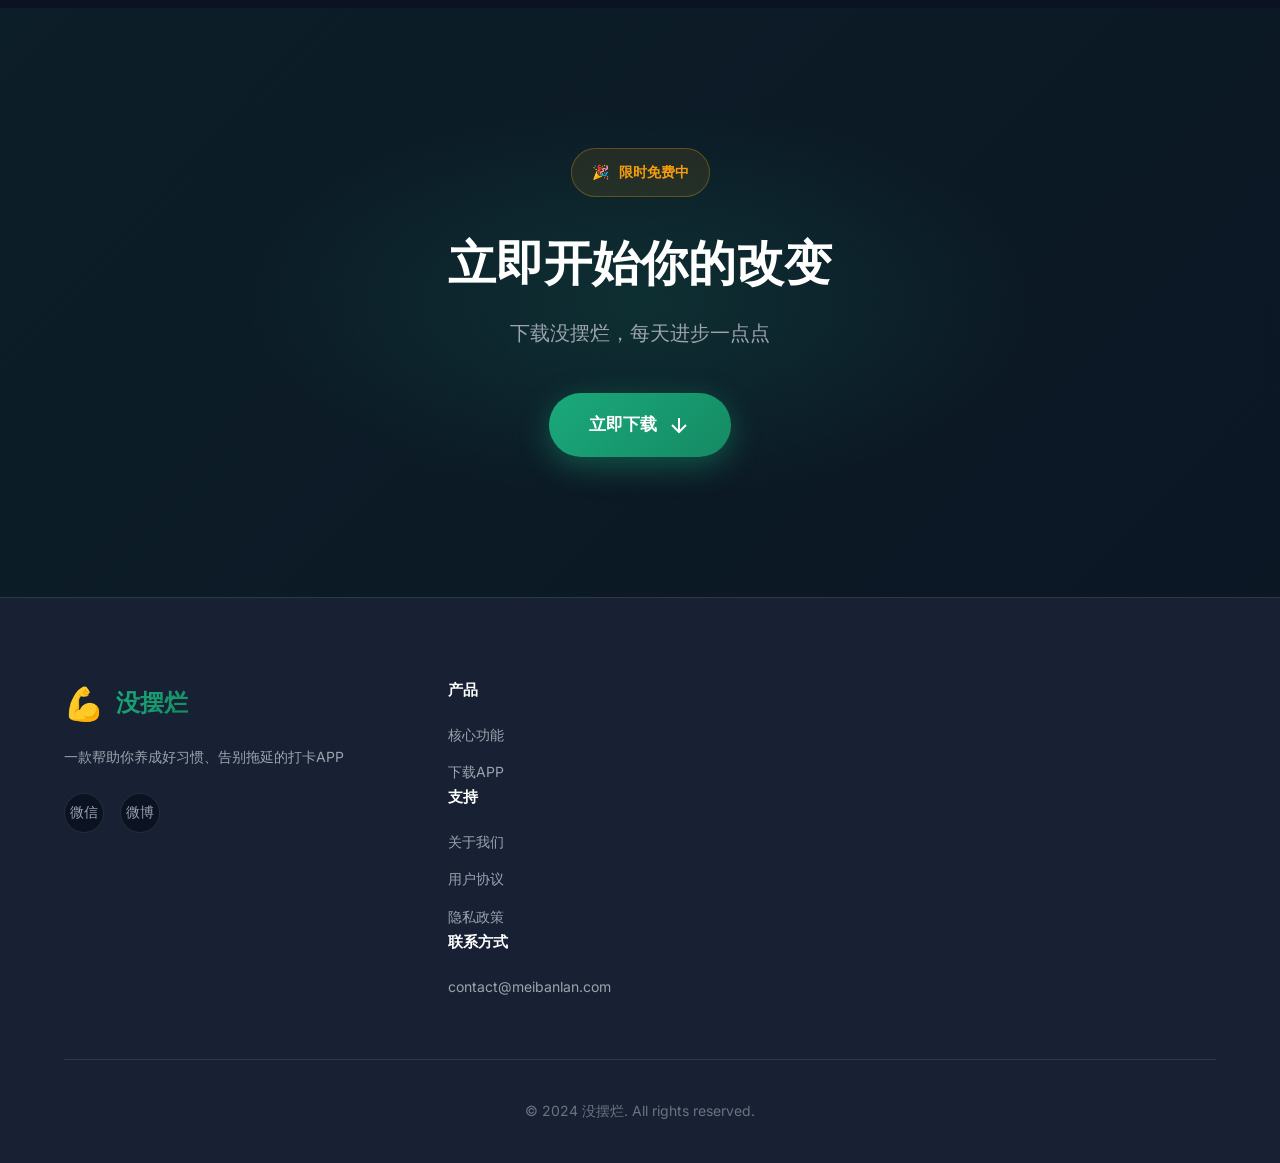
<file: download.html>
<!DOCTYPE html>
<html lang="zh-CN">
<head>
    <meta charset="UTF-8">
    <meta name="viewport" content="width=device-width, initial-scale=1.0">
    <title>下载APP - 没摆烂</title>
    <meta name="description" content="下载没摆烂APP，开始您的习惯养成之旅。支持iOS和Android双平台。">
    <link rel="stylesheet" href="css/style.css">
    <link rel="preconnect" href="https://fonts.googleapis.com">
    <link rel="preconnect" href="https://fonts.gstatic.com" crossorigin>
    <link href="https://fonts.googleapis.com/css2?family=Inter:wght@300;400;500;600;700;800&display=swap" rel="stylesheet">
</head>
<body>
    <header class="header">
        <div class="container">
            <nav class="nav">
                <a href="index.html" class="logo">
                    <span class="logo-icon">💪</span>
                    <span class="logo-text">没摆烂</span>
                </a>
                <ul class="nav-list">
                    <li><a href="index.html">首页</a></li>
                    <li><a href="about.html">关于我们</a></li>
                    <li><a href="download.html" class="active">下载APP</a></li>
                    <li><a href="agreement.html">用户协议</a></li>
                    <li><a href="privacy.html">隐私政策</a></li>
                </ul>
                <button class="mobile-menu-btn" onclick="toggleMobileMenu()">
                    <span></span>
                    <span></span>
                    <span></span>
                </button>
            </nav>
        </div>
    </header>

    <section class="download-section">
        <div class="container">
            <div class="download-content">
                <div class="download-info">
                    <span class="section-tag">立即开始</span>
                    <h2>下载没摆烂<br>开启习惯养成之旅</h2>
                    <p>
                        扫描二维码下载APP，或点击下方按钮前往应用商店。<br>
                        支持 iOS 和 Android 双平台
                    </p>
                    <div class="download-buttons">
                        <a href="#" class="btn btn-primary">
                            <svg width="24" height="24" viewBox="0 0 24 24" fill="currentColor">
                                <path d="M18.71 19.5C17.88 20.74 17 21.95 15.66 21.97C14.32 22 13.89 21.18 12.37 21.18C10.84 21.18 10.37 21.95 9.09997 22C7.78997 22.05 6.79997 20.68 5.95997 19.47C4.24997 17 2.93997 12.45 4.69997 9.39C5.56997 7.87 7.12997 6.91 8.81997 6.88C10.1 6.86 11.32 7.75 12.11 7.75C12.89 7.75 14.37 6.68 15.92 6.84C16.57 6.87 18.39 7.1 19.56 8.82C19.47 8.88 17.39 10.1 17.41 12.63C17.44 15.65 20.06 16.66 20.09 16.67C20.06 16.67 19.76 17.03 19.27 17.56C18.78 18.09 18.71 19.5 18.71 19.5Z"/>
                            </svg>
                            <span>微信扫码下载</span>
                        </a>
                        <a href="#" class="btn btn-secondary">
                            <svg width="24" height="24" viewBox="0 0 24 24" fill="currentColor">
                                <path d="M17.05 20.28C17.05 20.28 16.64 20.5 15.9 20.5C14.96 20.5 13.59 20.28 12.52 19.82C11.54 19.4 10.68 18.78 10.1 18.11C9.45002 17.35 9.10002 16.5 9.10002 15.72C9.10002 14.95 9.38002 14.15 9.93002 13.47C10.41 12.88 11.11 12.35 11.81 11.94C12.42 11.58 12.85 11.43 12.85 11.43C12.85 11.43 12.85 11.43 12.85 11.43L12.85 11.43C12.85 11.43 12.65 11.43 12.28 11.5C11.91 11.57 11.54 11.72 11.2 11.87C10.51 12.18 9.93002 12.6 9.48002 13.03C8.88002 13.6 8.41002 14.24 8.13002 14.85C7.63002 15.9 7.38002 16.93 7.38002 17.84C7.38002 18.75 7.53002 19.55 7.79002 20.21C8.12002 21.03 8.63002 21.66 9.14002 22.07C9.66002 22.49 10.18 22.75 10.58 22.9C10.96 23.04 11.22 23.09 11.22 23.09L11.22 23.09C11.22 23.09 11.22 23.09 11.22 23.09L11.22 23.09C11.22 23.09 11.22 23.09 11.22 23.09L11.22 23.09L11.22 23.09C11.22 23.09 11.22 23.09 11.22 23.09C11.22 23.09 11.22 23.09 11.22 23.09C11.22 23.09 11.22 23.09 11.22 23.09C11.22 23.09 11.37 23.09 11.65 23.09C12.24 23.09 13.07 22.98 14.01 22.64C15.05 22.27 16.01 21.64 16.71 20.95C17.27 20.39 17.59 19.84 17.71 19.38C17.82 18.95 17.87 18.62 17.87 18.62L17.87 18.62L17.87 18.62L17.87 18.62C17.87 18.62 17.87 18.62 17.87 18.62L17.87 18.62L17.87 18.62C17.87 18.62 17.87 18.62 17.87 18.62L17.87 18.62L17.05 20.28ZM12.72 4.15C13.86 4.15 14.79 4.77 15.54 5.47C16.11 6.01 16.57 6.69 16.88 7.33C17.17 7.94 17.32 8.52 17.32 8.99C17.32 9.46 17.2 9.87 17 10.18C16.78 10.52 16.47 10.8 16.09 11C15.73 11.19 15.32 11.31 14.91 11.39C14.48 11.47 14.03 11.52 13.58 11.52C13.13 11.52 12.68 11.47 12.25 11.39C11.84 11.31 11.43 11.19 11.07 11C10.69 10.8 10.38 10.52 10.16 10.18C9.96002 9.87 9.84002 9.46 9.84002 8.99C9.84002 8.52 9.99002 7.94 10.28 7.33C10.59 6.69 11.05 6.01 11.62 5.47C11.82 5.29 12.05 5.13 12.28 4.99C12.44 4.88 12.6 4.8 12.77 4.73C12.91 4.67 13.05 4.63 13.19 4.59C13.33 4.55 13.46 4.53 13.59 4.51C13.72 4.49 13.84 4.48 13.95 4.48C14.06 4.48 14.16 4.48 14.25 4.48H14.25C14.45 4.48 14.6 4.5 14.71 4.53C14.82 4.56 14.89 4.57 14.89 4.57L14.89 4.57C14.89 4.57 14.89 4.57 14.89 4.57C14.89 4.57 14.89 4.57 14.89 4.57C14.89 4.57 14.89 4.57 14.89 4.57C14.89 4.57 14.89 4.57 14.89 4.57C14.89 4.57 14.95 4.58 15.05 4.6C15.15 4.62 15.3 4.65 15.5 4.68C15.85 4.73 16.3 4.82 16.8 4.94C17.8 5.18 18.93 5.61 19.97 6.25C20.35 6.49 20.69 6.72 20.96 6.93C21.23 7.14 21.44 7.34 21.58 7.5C21.72 7.66 21.8 7.78 21.83 7.85C21.86 7.92 21.87 7.97 21.87 7.97C21.87 7.97 21.87 7.97 21.87 7.97C21.87 7.97 21.87 7.97 21.87 7.97L21.87 7.97L21.87 7.97L21.87 7.97L21.87 7.97C21.87 7.97 21.87 7.97 21.87 7.97L21.87 7.97L21.87 7.97L21.87 7.97C21.87 7.97 21.87 7.97 21.87 7.97C21.87 7.97 21.86 7.93 21.84 7.86C21.82 7.79 21.78 7.67 21.71 7.52C21.57 7.22 21.33 6.89 21.01 6.56C20.38 5.9 19.5 5.35 18.57 4.97C17.62 4.58 16.58 4.35 15.62 4.21C15.16 4.14 14.72 4.11 14.32 4.11C14.05 4.11 13.8 4.12 13.58 4.14C13.38 4.15 13.21 4.17 13.07 4.19C12.96 4.2 12.87 4.21 12.81 4.22C12.77 4.22 12.74 4.22 12.72 4.22L12.72 4.22C12.72 4.22 12.72 4.22 12.72 4.22C12.72 4.22 12.72 4.22 12.72 4.22C12.72 4.22 12.72 4.22 12.72 4.22C12.72 4.22 12.72 4.22 12.72 4.22C12.72 4.22 12.72 4.22 12.72 4.22L12.72 4.15ZM12.09 3.28C12.09 3.28 12.09 3.28 12.09 3.28L12.09 3.28C12.09 3.28 12.09 3.28 12.09 3.28C12.09 3.28 12.09 3.28 12.09 3.28C12.09 3.28 12.09 3.28 12.09 3.28L12.09 3.28ZM12.09 3.28L12.09 3.28L12.09 3.28L12.09 3.28L12.09 3.28L12.09 3.28L12.09 3.28L12.09 3.28L12.09 3.28C12.09 3.28 12.09 3.28 12.09 3.28L12.09 3.28L12.09 3.28L12.09 3.28L12.09 3.28L12.09 3.28L12.09 3.28L12.09 3.28L12.09 3.28L12.09 3.28L12.09 3.28ZM7.53003 14.17C7.38003 14.07 7.31003 14 7.31003 14C7.31003 14 7.38003 14.07 7.53003 14.17ZM7.31003 14C7.31003 14 7.31003 14 7.31003 14C7.31003 14 7.31003 14 7.31003 14C7.31003 14 7.31003 14 7.31003 14C7.31003 14 7.31003 14 7.31003 14ZM7.31003 14C7.31003 14 7.31003 14 7.31003 14C7.31003 14 7.31003 14 7.31003 14C7.31003 14 7.31003 14 7.31003 14C7.31003 14 7.31003 14 7.31003 14ZM23.02 10C23 10 22.97 10 22.95 10C22.93 10 22.97 10 23.02 10ZM23.02 10C23.02 10 23.03 10 23.03 10C23.03 10 23.02 10 23.02 10C23.02 10 23.02 10 23.02 10ZM23.02 10C23.02 10 23.02 10 23.02 10C23.02 10 23.02 10 23.02 10C23.02 10 23.02 10 23.02 10ZM23.02 10L23.02 10L23.02 10L23.02 10L23.02 10ZM23.02 10C23.02 10 23.02 10 23.02 10C23.02 10 23.02 10 23.02 10C23.02 10 23.02 10 23.02 10C23.02 10 23.02 10 23.02 10ZM23.02 10C23.02 10 23.02 10 23.02 10C23.02 10 23.02 10 23.02 10C23.02 10 23.02 10 23.02 10C23.02 10 23.02 10 23.02 10ZM23.02 10L23.02 10L23.02 10L23.02 10L23.02 10ZM23.02 10C23.02 10 23.02 10 23.02 10C23.02 10 23.02 10 23.02 10C23.02 10 23.02 10 23.02 10C23.02 10 23.02 10 23.02 10ZM23.02 10L23.02 10L23.02 10L23.02 10L23.02 10ZM23.02 10L23.02 10L23.02 10L23.02 10L23.02 10Z"/>
                            </svg>
                            <span>App Store</span>
                        </a>
                        <a href="#" class="btn btn-secondary">
                            <svg width="24" height="24" viewBox="0 0 24 24" fill="currentColor">
                                <path d="M3,20.5V3.5C3,2.91 3.34,2.39 3.84,2.15L13.69,12L3.84,21.85C3.34,21.6 3,21.09 3,20.5M16.81,15.12L6.05,21.34L14.12,12.85L16.81,15.12M20.16,10.81C20.5,11.08 20.75,11.5 20.75,12C20.75,12.5 20.53,12.91 20.18,13.18L17.89,14.5L15.39,12L17.89,9.5L20.16,10.81M6.05,2.66L16.81,8.88L14.12,11.15L6.05,2.66Z"/>
                            </svg>
                            <span>Google Play</span>
                        </a>
                    </div>
                </div>
                <div class="download-qr">
                    <div class="qr-placeholder">
                        <div class="qr-icon">📱</div>
                        <span>二维码区域<br>（APP上架后替换）</span>
                    </div>
                    <p style="font-size: 14px; color: var(--text-secondary); margin-top: 20px;">扫描下载没摆烂APP</p>
                    <div style="display: flex; gap: 20px; margin-top: 32px;">
                        <div style="text-align: center;">
                            <div style="width: 60px; height: 60px; background: white; border-radius: 12px; display: flex; align-items: center; justify-content: center; margin: 0 auto 8px;">
                                <span style="font-size: 10px; color: #999;">iOS</span>
                            </div>
                            <span style="font-size: 12px; color: var(--text-secondary);">即将上线</span>
                        </div>
                        <div style="text-align: center;">
                            <div style="width: 60px; height: 60px; background: white; border-radius: 12px; display: flex; align-items: center; justify-content: center; margin: 0 auto 8px;">
                                <span style="font-size: 10px; color: #999;">Android</span>
                            </div>
                            <span style="font-size: 12px; color: var(--text-secondary);">即将上线</span>
                        </div>
                    </div>
                </div>
            </div>
        </div>
    </section>

    <section class="features" style="background: transparent;">
        <div class="container">
            <div class="section-header">
                <span class="section-tag">APP特性</span>
                <h2 class="section-title">为什么选择没摆烂APP？</h2>
            </div>
            <div class="features-grid">
                <div class="feature-card">
                    <div class="feature-icon">📱</div>
                    <h3>轻量化设计</h3>
                    <p>安装包小巧，界面简洁，操作流畅，不占用手机空间</p>
                    <div class="feature-decoration"></div>
                </div>
                <div class="feature-card">
                    <div class="feature-icon">🔒</div>
                    <h3>数据安全</h3>
                    <p>云端同步，本地备份，再也不用担心数据丢失</p>
                    <div class="feature-decoration"></div>
                </div>
                <div class="feature-card">
                    <div class="feature-icon">⚡</div>
                    <h3>极速体验</h3>
                    <p>秒开应用，打卡只需一步，极致流畅的使用体验</p>
                    <div class="feature-decoration"></div>
                </div>
            </div>
        </div>
    </section>

    <section class="cta">
        <div class="container">
            <div class="cta-content">
                <div class="cta-badge">
                    <span>🎉</span>
                    <span>限时免费中</span>
                </div>
                <h2>立即开始你的改变</h2>
                <p>下载没摆烂，每天进步一点点</p>
                <div class="cta-buttons">
                    <a href="#" class="btn btn-primary btn-large">
                        <span>立即下载</span>
                        <svg width="24" height="24" viewBox="0 0 24 24" fill="none" stroke="currentColor" stroke-width="2">
                            <path d="M12 5v14M5 12l7 7 7-7"/>
                        </svg>
                    </a>
                </div>
            </div>
        </div>
    </section>

    <footer class="footer">
        <div class="container">
            <div class="footer-content">
                <div class="footer-brand">
                    <a href="index.html" class="logo">
                        <span class="logo-icon">💪</span>
                        <span class="logo-text">没摆烂</span>
                    </a>
                    <p>一款帮助你养成好习惯、告别拖延的打卡APP</p>
                    <div class="footer-social">
                        <a href="#" class="social-link">微信</a>
                        <a href="#" class="social-link">微博</a>
                    </div>
                </div>
                <div class="footer-links">
                    <div class="footer-column">
                        <h4>产品</h4>
                        <ul>
                            <li><a href="index.html#features">核心功能</a></li>
                            <li><a href="download.html">下载APP</a></li>
                        </ul>
                    </div>
                    <div class="footer-column">
                        <h4>支持</h4>
                        <ul>
                            <li><a href="about.html">关于我们</a></li>
                            <li><a href="agreement.html">用户协议</a></li>
                            <li><a href="privacy.html">隐私政策</a></li>
                        </ul>
                    </div>
                    <div class="footer-column">
                        <h4>联系方式</h4>
                        <ul>
                            <li><a href="mailto:contact@meibanlan.com">contact@meibanlan.com</a></li>
                        </ul>
                    </div>
                </div>
            </div>
            <div class="footer-bottom">
                <p>&copy; 2024 没摆烂. All rights reserved.</p>
            </div>
        </div>
    </footer>

    <script>
        function toggleMobileMenu() {
            const navList = document.querySelector('.nav-list');
            navList.classList.toggle('mobile-open');
        }
    </script>
</body>
</html>
</file>
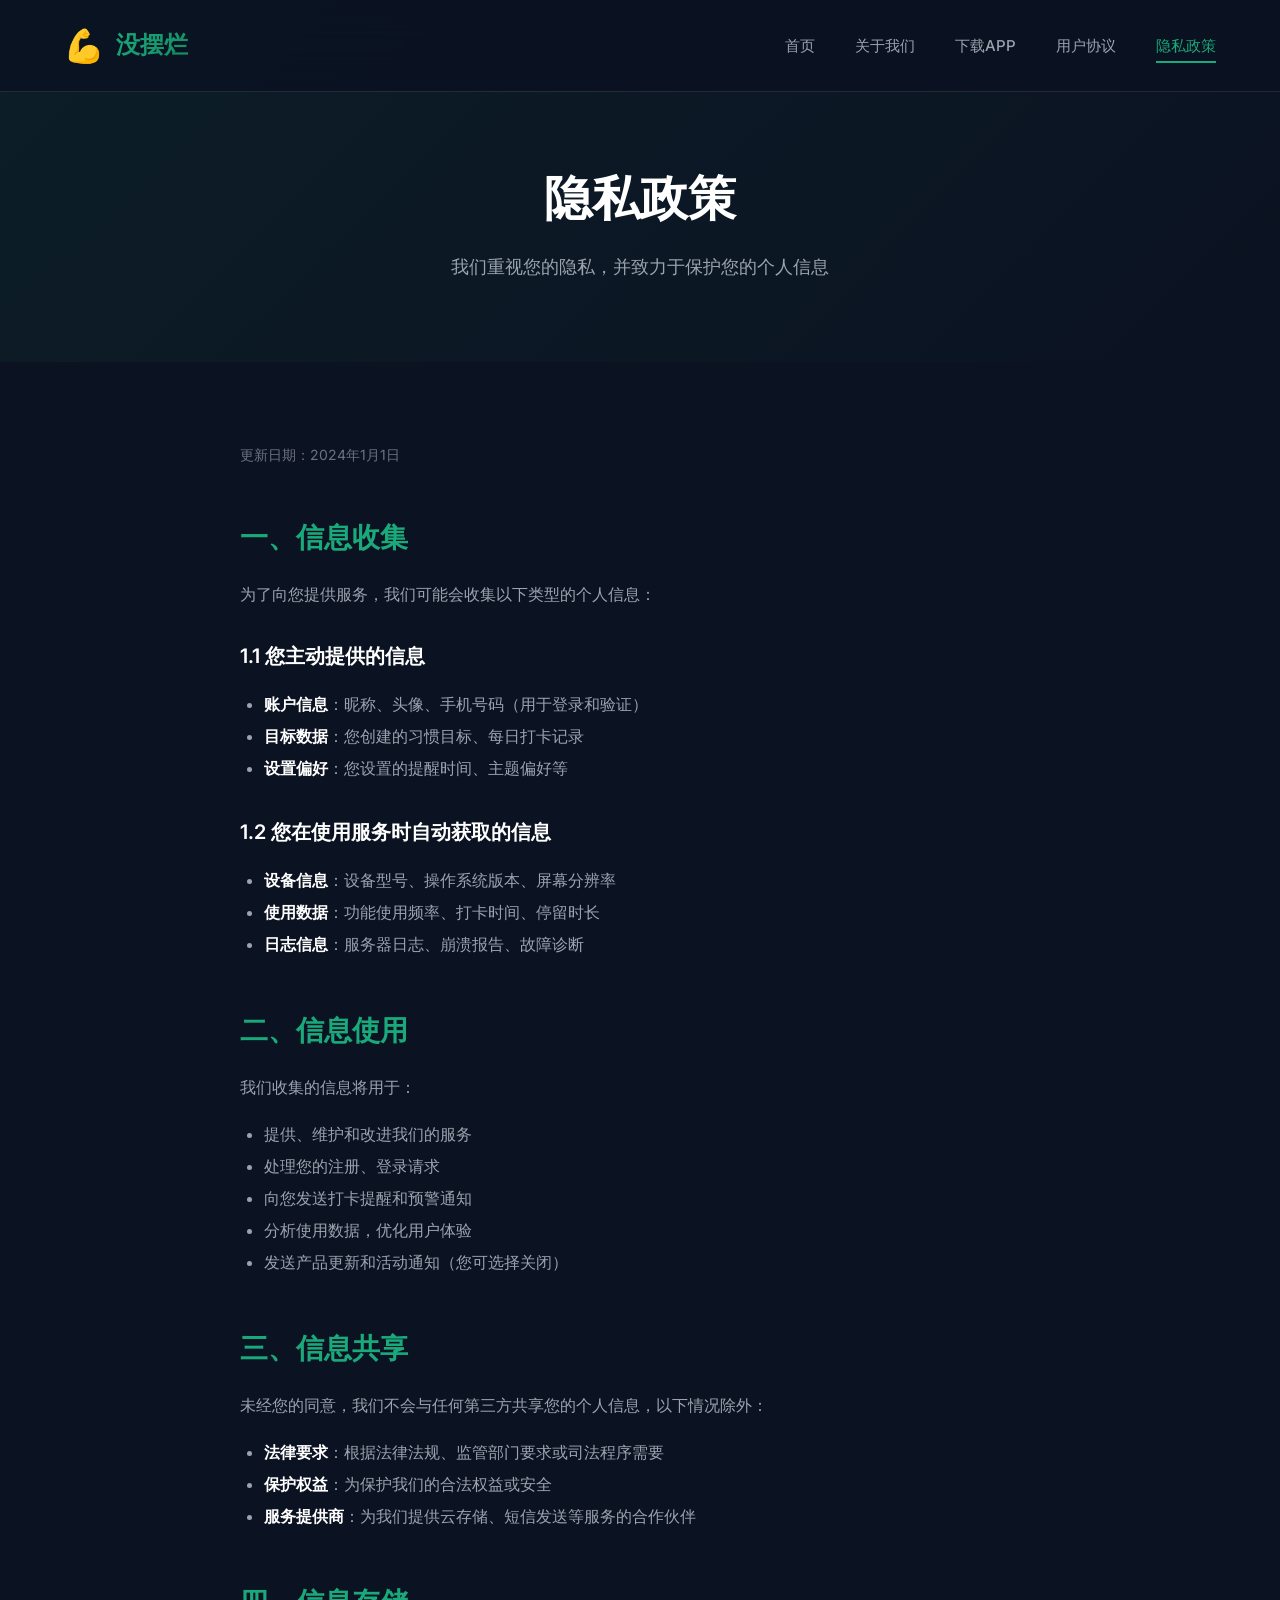
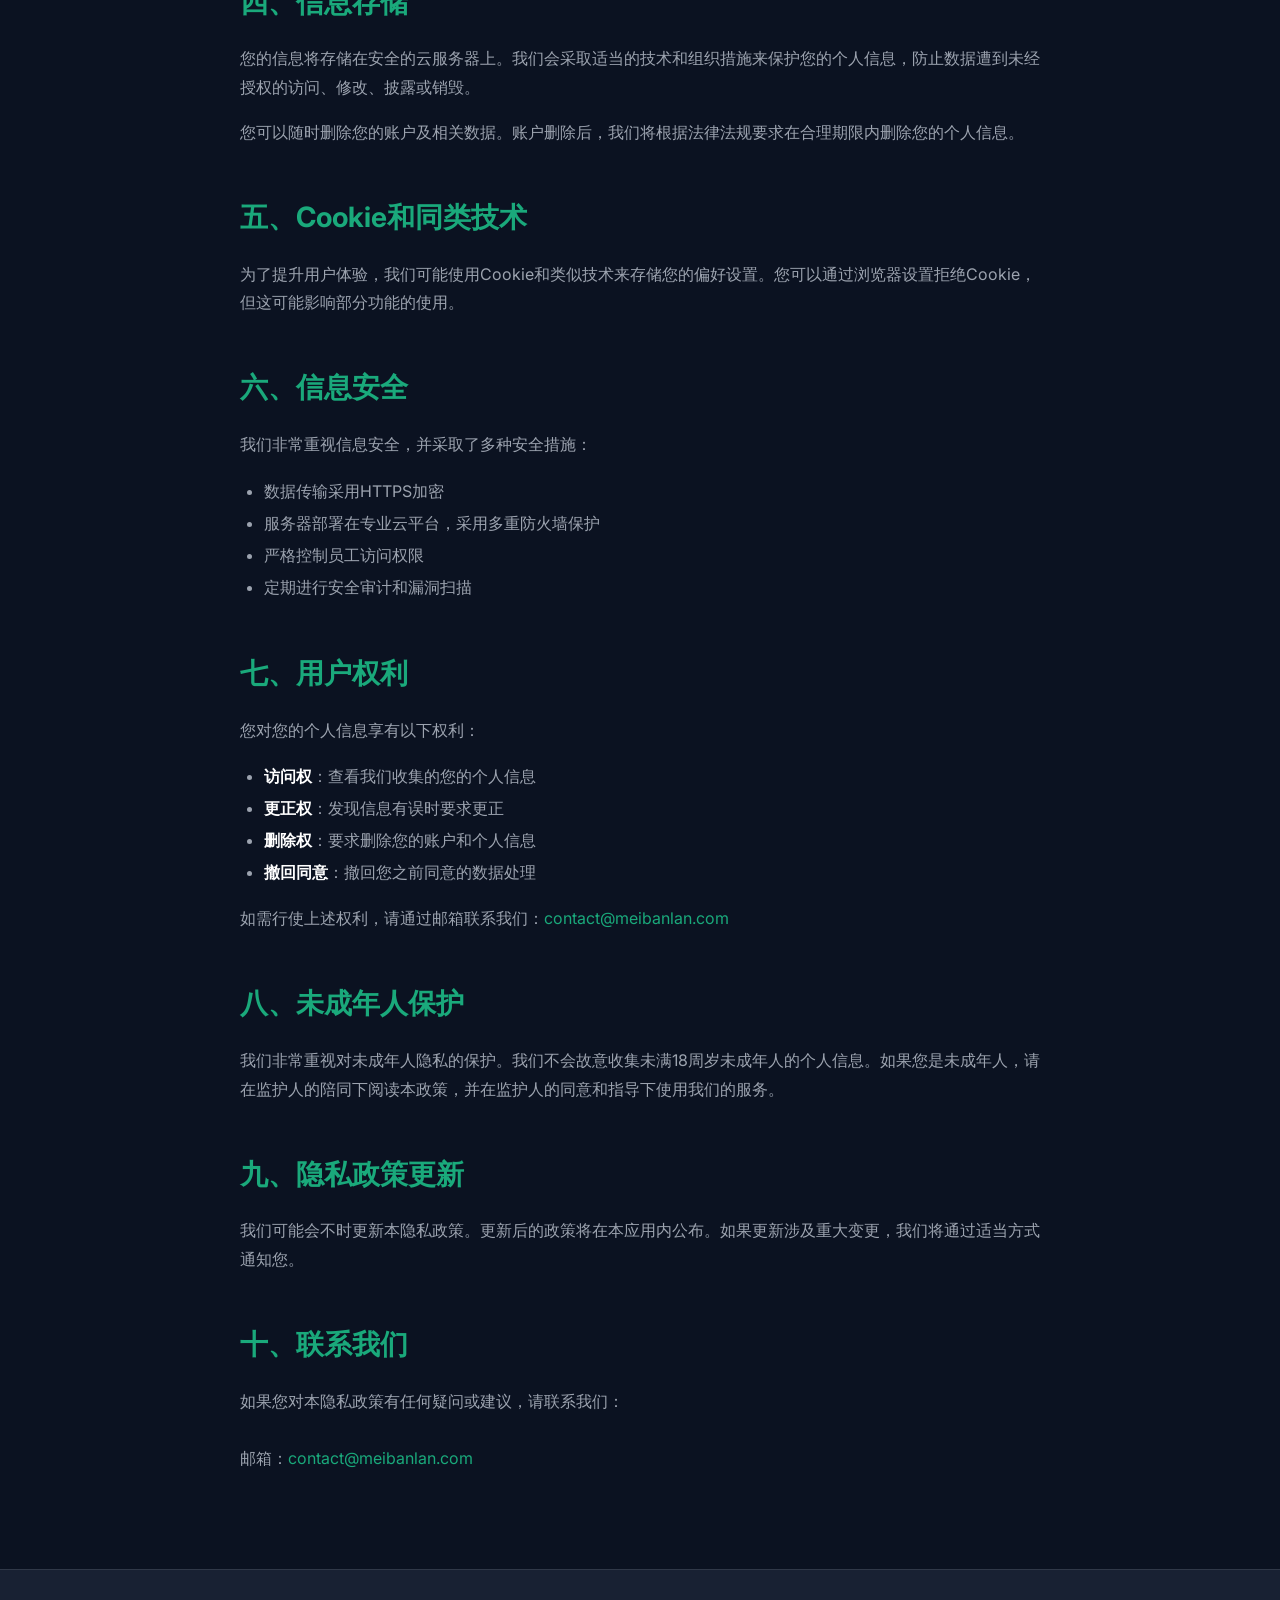
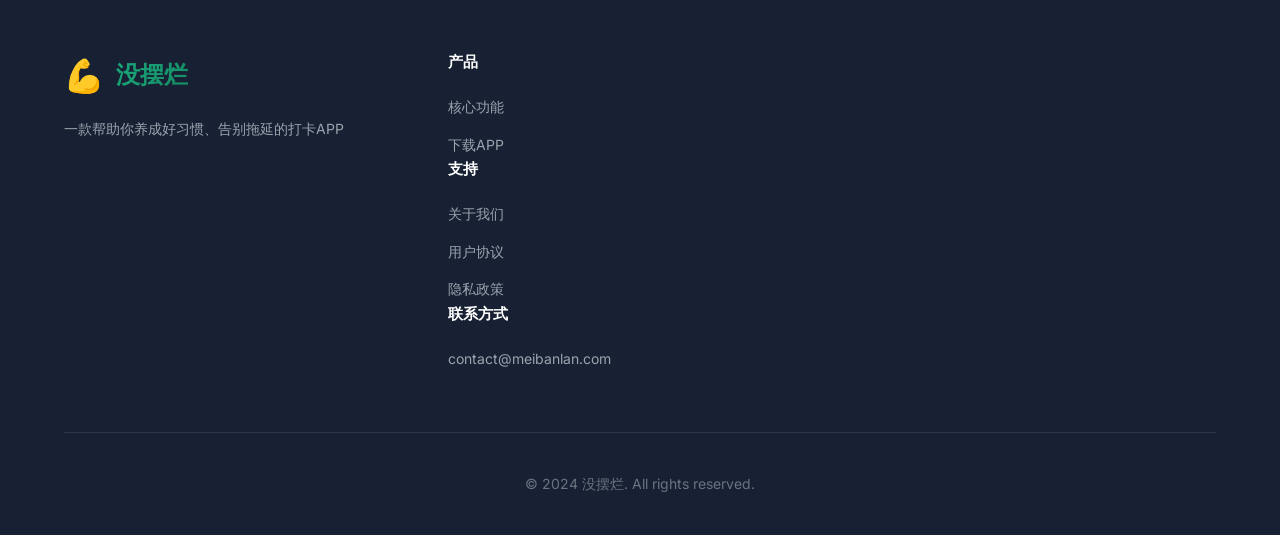
<file: privacy.html>
<!DOCTYPE html>
<html lang="zh-CN">
<head>
    <meta charset="UTF-8">
    <meta name="viewport" content="width=device-width, initial-scale=1.0">
    <title>隐私政策 - 没摆烂</title>
    <meta name="description" content="没摆烂隐私政策，说明我们如何收集、使用和保护您的个人信息。">
    <link rel="stylesheet" href="css/style.css">
    <link rel="preconnect" href="https://fonts.googleapis.com">
    <link rel="preconnect" href="https://fonts.gstatic.com" crossorigin>
    <link href="https://fonts.googleapis.com/css2?family=Inter:wght@300;400;500;600;700;800&display=swap" rel="stylesheet">
</head>
<body>
    <header class="header">
        <div class="container">
            <nav class="nav">
                <a href="index.html" class="logo">
                    <span class="logo-icon">💪</span>
                    <span class="logo-text">没摆烂</span>
                </a>
                <ul class="nav-list">
                    <li><a href="index.html">首页</a></li>
                    <li><a href="about.html">关于我们</a></li>
                    <li><a href="download.html">下载APP</a></li>
                    <li><a href="agreement.html">用户协议</a></li>
                    <li><a href="privacy.html" class="active">隐私政策</a></li>
                </ul>
                <button class="mobile-menu-btn" onclick="toggleMobileMenu()">
                    <span></span>
                    <span></span>
                    <span></span>
                </button>
            </nav>
        </div>
    </header>

    <section class="page-header">
        <div class="container">
            <h1>隐私政策</h1>
            <p>我们重视您的隐私，并致力于保护您的个人信息</p>
        </div>
    </section>

    <section class="content-section">
        <div class="container">
            <div class="content-wrapper">
                <p style="color: var(--text-tertiary); font-size: 14px;">更新日期：2024年1月1日</p>

                <h2>一、信息收集</h2>
                <p>
                    为了向您提供服务，我们可能会收集以下类型的个人信息：
                </p>
                
                <h3>1.1 您主动提供的信息</h3>
                <ul>
                    <li><strong>账户信息</strong>：昵称、头像、手机号码（用于登录和验证）</li>
                    <li><strong>目标数据</strong>：您创建的习惯目标、每日打卡记录</li>
                    <li><strong>设置偏好</strong>：您设置的提醒时间、主题偏好等</li>
                </ul>

                <h3>1.2 您在使用服务时自动获取的信息</h3>
                <ul>
                    <li><strong>设备信息</strong>：设备型号、操作系统版本、屏幕分辨率</li>
                    <li><strong>使用数据</strong>：功能使用频率、打卡时间、停留时长</li>
                    <li><strong>日志信息</strong>：服务器日志、崩溃报告、故障诊断</li>
                </ul>

                <h2>二、信息使用</h2>
                <p>我们收集的信息将用于：</p>
                <ul>
                    <li>提供、维护和改进我们的服务</li>
                    <li>处理您的注册、登录请求</li>
                    <li>向您发送打卡提醒和预警通知</li>
                    <li>分析使用数据，优化用户体验</li>
                    <li>发送产品更新和活动通知（您可选择关闭）</li>
                </ul>

                <h2>三、信息共享</h2>
                <p>未经您的同意，我们不会与任何第三方共享您的个人信息，以下情况除外：</p>
                <ul>
                    <li><strong>法律要求</strong>：根据法律法规、监管部门要求或司法程序需要</li>
                    <li><strong>保护权益</strong>：为保护我们的合法权益或安全</li>
                    <li><strong>服务提供商</strong>：为我们提供云存储、短信发送等服务的合作伙伴</li>
                </ul>

                <h2>四、信息存储</h2>
                <p>
                    您的信息将存储在安全的云服务器上。我们会采取适当的技术和组织措施来保护您的个人信息，防止数据遭到未经授权的访问、修改、披露或销毁。
                </p>
                <p>
                    您可以随时删除您的账户及相关数据。账户删除后，我们将根据法律法规要求在合理期限内删除您的个人信息。
                </p>

                <h2>五、Cookie和同类技术</h2>
                <p>
                    为了提升用户体验，我们可能使用Cookie和类似技术来存储您的偏好设置。您可以通过浏览器设置拒绝Cookie，但这可能影响部分功能的使用。
                </p>

                <h2>六、信息安全</h2>
                <p>
                    我们非常重视信息安全，并采取了多种安全措施：
                </p>
                <ul>
                    <li>数据传输采用HTTPS加密</li>
                    <li>服务器部署在专业云平台，采用多重防火墙保护</li>
                    <li>严格控制员工访问权限</li>
                    <li>定期进行安全审计和漏洞扫描</li>
                </ul>

                <h2>七、用户权利</h2>
                <p>您对您的个人信息享有以下权利：</p>
                <ul>
                    <li><strong>访问权</strong>：查看我们收集的您的个人信息</li>
                    <li><strong>更正权</strong>：发现信息有误时要求更正</li>
                    <li><strong>删除权</strong>：要求删除您的账户和个人信息</li>
                    <li><strong>撤回同意</strong>：撤回您之前同意的数据处理</li>
                </ul>
                <p>
                    如需行使上述权利，请通过邮箱联系我们：<a href="mailto:contact@meibanlan.com" style="color: var(--primary);">contact@meibanlan.com</a>
                </p>

                <h2>八、未成年人保护</h2>
                <p>
                    我们非常重视对未成年人隐私的保护。我们不会故意收集未满18周岁未成年人的个人信息。如果您是未成年人，请在监护人的陪同下阅读本政策，并在监护人的同意和指导下使用我们的服务。
                </p>

                <h2>九、隐私政策更新</h2>
                <p>
                    我们可能会不时更新本隐私政策。更新后的政策将在本应用内公布。如果更新涉及重大变更，我们将通过适当方式通知您。
                </p>

                <h2>十、联系我们</h2>
                <p>
                    如果您对本隐私政策有任何疑问或建议，请联系我们：<br><br>
                    邮箱：<a href="mailto:contact@meibanlan.com" style="color: var(--primary);">contact@meibanlan.com</a>
                </p>
            </div>
        </div>
    </section>

    <footer class="footer">
        <div class="container">
            <div class="footer-content">
                <div class="footer-brand">
                    <a href="index.html" class="logo">
                        <span class="logo-icon">💪</span>
                        <span class="logo-text">没摆烂</span>
                    </a>
                    <p>一款帮助你养成好习惯、告别拖延的打卡APP</p>
                </div>
                <div class="footer-links">
                    <div class="footer-column">
                        <h4>产品</h4>
                        <ul>
                            <li><a href="index.html#features">核心功能</a></li>
                            <li><a href="download.html">下载APP</a></li>
                        </ul>
                    </div>
                    <div class="footer-column">
                        <h4>支持</h4>
                        <ul>
                            <li><a href="about.html">关于我们</a></li>
                            <li><a href="agreement.html">用户协议</a></li>
                            <li><a href="privacy.html">隐私政策</a></li>
                        </ul>
                    </div>
                    <div class="footer-column">
                        <h4>联系方式</h4>
                        <ul>
                            <li><a href="mailto:contact@meibanlan.com">contact@meibanlan.com</a></li>
                        </ul>
                    </div>
                </div>
            </div>
            <div class="footer-bottom">
                <p>&copy; 2024 没摆烂. All rights reserved.</p>
            </div>
        </div>
    </footer>

    <script>
        function toggleMobileMenu() {
            const navList = document.querySelector('.nav-list');
            navList.classList.toggle('mobile-open');
        }
    </script>
</body>
</html>
</file>
<file: css/style.css>
:root {
    --primary: #1AA97B;
    --primary-dark: #158a63;
    --primary-light: #e8f5f0;
    --accent-orange: #F59E0B;
    --accent-red: #EF4444;
    --bg-dark: #0B1221;
    --bg-dark-secondary: #111827;
    --bg-card: rgba(30, 41, 59, 0.7);
    --text-primary: #FFFFFF;
    --text-secondary: #9CA3AF;
    --text-tertiary: #6B7280;
    --border-color: rgba(255, 255, 255, 0.1);
    --gradient-primary: linear-gradient(135deg, #1AA97B 0%, #158a63 100%);
    --gradient-orange: linear-gradient(135deg, #F59E0B 0%, #D97706 100%);
    --shadow-sm: 0 4px 20px rgba(0, 0, 0, 0.15);
    --shadow-md: 0 8px 40px rgba(0, 0, 0, 0.2);
    --shadow-lg: 0 20px 60px rgba(0, 0, 0, 0.3);
    --shadow-glow: 0 0 60px rgba(26, 169, 123, 0.3);
    --transition-fast: 0.2s ease;
    --transition-normal: 0.3s ease;
    --transition-slow: 0.5s ease;
}

* {
    margin: 0;
    padding: 0;
    box-sizing: border-box;
}

html {
    scroll-behavior: smooth;
}

body {
    font-family: 'Inter', -apple-system, BlinkMacSystemFont, 'Segoe UI', Roboto, 'Helvetica Neue', Arial, sans-serif;
    background-color: var(--bg-dark);
    color: var(--text-primary);
    line-height: 1.6;
    overflow-x: hidden;
}

a {
    text-decoration: none;
    color: inherit;
    transition: color var(--transition-fast);
}

ul {
    list-style: none;
}

.container {
    max-width: 1200px;
    margin: 0 auto;
    padding: 0 24px;
}

img {
    max-width: 100%;
    height: auto;
}

.hide-mobile {
    display: inline;
}

.header {
    position: fixed;
    top: 0;
    left: 0;
    right: 0;
    z-index: 1000;
    padding: 20px 0;
    background: rgba(11, 18, 33, 0.85);
    backdrop-filter: blur(20px);
    border-bottom: 1px solid var(--border-color);
}

.header .container {
    display: flex;
    align-items: center;
    justify-content: space-between;
}

.nav {
    display: flex;
    align-items: center;
    justify-content: space-between;
    width: 100%;
}

.logo {
    display: flex;
    align-items: center;
    gap: 12px;
}

.logo-icon {
    font-size: 32px;
}

.logo-text {
    font-size: 24px;
    font-weight: 700;
    background: var(--gradient-primary);
    -webkit-background-clip: text;
    -webkit-text-fill-color: transparent;
    background-clip: text;
}

.nav-list {
    display: flex;
    align-items: center;
    gap: 40px;
}

.nav-list a {
    font-size: 15px;
    font-weight: 500;
    color: var(--text-secondary);
    position: relative;
    padding: 8px 0;
}

.nav-list a:hover,
.nav-list a.active {
    color: var(--primary);
}

.nav-list a::after {
    content: '';
    position: absolute;
    bottom: 0;
    left: 0;
    width: 0;
    height: 2px;
    background: var(--primary);
    transition: width var(--transition-normal);
}

.nav-list a:hover::after,
.nav-list a.active::after {
    width: 100%;
}

.mobile-menu-btn {
    display: none;
    flex-direction: column;
    gap: 6px;
    background: none;
    border: none;
    cursor: pointer;
    padding: 10px;
}

.mobile-menu-btn span {
    width: 24px;
    height: 2px;
    background: var(--text-primary);
    border-radius: 2px;
    transition: var(--transition-fast);
}

.btn {
    display: inline-flex;
    align-items: center;
    justify-content: center;
    gap: 10px;
    padding: 14px 28px;
    border-radius: 50px;
    font-size: 15px;
    font-weight: 600;
    cursor: pointer;
    border: none;
    transition: all var(--transition-normal);
}

.btn-primary {
    background: var(--gradient-primary);
    color: white;
    box-shadow: 0 8px 30px rgba(26, 169, 123, 0.4);
}

.btn-primary:hover {
    transform: translateY(-2px);
    box-shadow: 0 12px 40px rgba(26, 169, 123, 0.5);
}

.btn-secondary {
    background: var(--bg-card);
    color: var(--text-primary);
    border: 1px solid var(--border-color);
}

.btn-secondary:hover {
    background: rgba(30, 41, 59, 0.9);
    border-color: var(--primary);
}

.btn-large {
    padding: 18px 40px;
    font-size: 17px;
}

.hero {
    position: relative;
    min-height: 100vh;
    display: flex;
    align-items: center;
    padding: 120px 0 80px;
    overflow: hidden;
}

.hero-bg {
    position: absolute;
    inset: 0;
    z-index: 0;
}

.hero-gradient {
    position: absolute;
    top: 30%;
    left: 50%;
    transform: translate(-50%, -50%);
    width: 1000px;
    height: 1000px;
    background: radial-gradient(circle, rgba(26, 169, 123, 0.12) 0%, rgba(0,0,0,0) 70%);
}

.hero-orb {
    position: absolute;
    border-radius: 50%;
    filter: blur(80px);
    opacity: 0.4;
}

.hero-orb-1 {
    width: 400px;
    height: 400px;
    background: rgba(26, 169, 123, 0.3);
    top: 10%;
    right: 10%;
    animation: floatOrb 15s ease-in-out infinite;
}

.hero-orb-2 {
    width: 300px;
    height: 300px;
    background: rgba(245, 158, 11, 0.2);
    bottom: 20%;
    left: 5%;
    animation: floatOrb 18s ease-in-out infinite reverse;
}

@keyframes floatOrb {
    0%, 100% {
        transform: translate(0, 0);
    }
    33% {
        transform: translate(30px, -30px);
    }
    66% {
        transform: translate(-20px, 20px);
    }
}

.hero-particles {
    position: absolute;
    inset: 0;
    overflow: hidden;
}

.particle {
    position: absolute;
    width: 3px;
    height: 3px;
    background: var(--primary);
    border-radius: 50%;
    opacity: 0.4;
    animation: float 20s infinite ease-in-out;
}

@keyframes float {
    0%, 100% {
        transform: translateY(0) rotate(0deg);
        opacity: 0.4;
    }
    50% {
        transform: translateY(-150px) rotate(180deg);
        opacity: 0.8;
    }
}

.hero .container {
    position: relative;
    z-index: 1;
    display: grid;
    grid-template-columns: 1fr 1fr;
    gap: 80px;
    align-items: center;
}

.hero-badge {
    display: inline-flex;
    align-items: center;
    gap: 8px;
    padding: 10px 18px;
    background: rgba(26, 169, 123, 0.1);
    border: 1px solid rgba(26, 169, 123, 0.3);
    border-radius: 50px;
    font-size: 14px;
    font-weight: 600;
    color: var(--primary);
    margin-bottom: 28px;
}

.badge-icon {
    font-size: 16px;
}

.hero-title {
    font-size: 60px;
    font-weight: 800;
    line-height: 1.15;
    margin-bottom: 28px;
}

.hero-title .highlight {
    background: var(--gradient-primary);
    -webkit-background-clip: text;
    -webkit-text-fill-color: transparent;
    background-clip: text;
}

.hero-subtitle {
    font-size: 20px;
    color: var(--text-secondary);
    margin-bottom: 44px;
    line-height: 1.8;
}

.hero-buttons {
    display: flex;
    gap: 16px;
    margin-bottom: 64px;
}

.hero-stats {
    display: flex;
    align-items: center;
    gap: 48px;
}

.stat-item {
    display: flex;
    flex-direction: column;
}

.stat-number {
    font-size: 38px;
    font-weight: 800;
    color: var(--primary);
    font-family: 'Inter', sans-serif;
}

.stat-label {
    font-size: 14px;
    color: var(--text-secondary);
}

.stat-divider {
    width: 1px;
    height: 50px;
    background: var(--border-color);
}

.hero-visual {
    display: flex;
    justify-content: center;
    align-items: center;
    perspective: 1200px;
}

.phone-mockup {
    position: relative;
}

.phone-glow {
    position: absolute;
    top: 50%;
    left: 50%;
    transform: translate(-50%, -50%);
    width: 350px;
    height: 350px;
    background: radial-gradient(circle, rgba(26, 169, 123, 0.25) 0%, rgba(0,0,0,0) 70%);
    filter: blur(40px);
}

.phone-frame {
    position: relative;
    width: 280px;
    height: 580px;
    background: linear-gradient(145deg, #1e293b 0%, #0f172a 100%);
    border-radius: 50px;
    padding: 12px;
    box-shadow: var(--shadow-lg), 0 0 0 1px rgba(255,255,255,0.1) inset;
    transform: rotateY(-8deg) rotateX(5deg);
    transition: transform 0.6s ease;
}

.phone-frame:hover {
    transform: rotateY(0deg) rotateX(0deg);
}

.phone-notch {
    position: absolute;
    top: 12px;
    left: 50%;
    transform: translateX(-50%);
    width: 120px;
    height: 28px;
    background: #000;
    border-radius: 0 0 16px 16px;
    z-index: 10;
}

.phone-screen {
    width: 100%;
    height: 100%;
    background: var(--bg-dark);
    border-radius: 40px;
    overflow: hidden;
}

.phone-decoration {
    position: absolute;
    top: 50%;
    left: 50%;
    transform: translate(-50%, -50%);
    pointer-events: none;
}

.deco-ring {
    position: absolute;
    top: 50%;
    left: 50%;
    transform: translate(-50%, -50%);
    border: 1px solid rgba(26, 169, 123, 0.15);
    border-radius: 50%;
    animation: pulseRing 4s ease-out infinite;
}

.deco-ring:nth-child(1) {
    width: 350px;
    height: 350px;
    margin-left: -175px;
    margin-top: -175px;
}

.deco-ring:nth-child(2) {
    width: 450px;
    height: 450px;
    margin-left: -225px;
    margin-top: -225px;
    animation-delay: 1s;
}

.deco-ring:nth-child(3) {
    width: 550px;
    height: 550px;
    margin-left: -275px;
    margin-top: -275px;
    animation-delay: 2s;
}

@keyframes pulseRing {
    0% {
        opacity: 0.6;
        transform: translate(-50%, -50%) scale(1);
    }
    100% {
        opacity: 0;
        transform: translate(-50%, -50%) scale(1.2);
    }
}

.app-preview {
    padding: 20px;
    height: 100%;
    display: flex;
    flex-direction: column;
}

.preview-header {
    display: flex;
    justify-content: space-between;
    align-items: center;
    margin-bottom: 28px;
}

.preview-date {
    font-size: 13px;
    color: var(--text-secondary);
}

.preview-streak {
    font-size: 13px;
    color: var(--accent-orange);
    font-weight: 600;
}

.preview-content {
    flex: 1;
    display: flex;
    flex-direction: column;
    gap: 12px;
}

.preview-task {
    display: flex;
    align-items: center;
    gap: 12px;
    padding: 16px;
    background: var(--bg-card);
    border-radius: 16px;
    font-size: 14px;
    border: 1px solid var(--border-color);
}

.preview-task.completed {
    opacity: 0.5;
    border-color: rgba(26, 169, 123, 0.3);
}

.preview-task.completed span:last-child {
    text-decoration: line-through;
    color: var(--text-tertiary);
}

.task-check {
    width: 24px;
    height: 24px;
    border-radius: 50%;
    background: var(--primary);
    display: flex;
    align-items: center;
    justify-content: center;
    font-size: 12px;
    color: white;
    flex-shrink: 0;
}

.features {
    padding: 120px 0;
    background: linear-gradient(180deg, transparent 0%, rgba(26, 169, 123, 0.03) 50%, transparent 100%);
}

.section-header {
    text-align: center;
    margin-bottom: 64px;
}

.section-tag {
    display: inline-block;
    padding: 8px 16px;
    background: rgba(26, 169, 123, 0.1);
    border-radius: 50px;
    font-size: 13px;
    font-weight: 600;
    color: var(--primary);
    margin-bottom: 16px;
}

.section-title {
    font-size: 44px;
    font-weight: 800;
    margin-bottom: 16px;
}

.section-desc {
    font-size: 18px;
    color: var(--text-secondary);
}

.features-grid {
    display: grid;
    grid-template-columns: repeat(3, 1fr);
    gap: 30px;
}

.feature-card {
    position: relative;
    padding: 40px 32px;
    background: var(--bg-card);
    border: 1px solid var(--border-color);
    border-radius: 24px;
    transition: all var(--transition-normal);
    overflow: hidden;
}

.feature-card::before {
    content: '';
    position: absolute;
    top: 0;
    left: 0;
    right: 0;
    height: 3px;
    background: var(--gradient-primary);
    transform: scaleX(0);
    transition: transform var(--transition-normal);
}

.feature-card:hover {
    transform: translateY(-8px);
    border-color: rgba(26, 169, 123, 0.4);
    box-shadow: 0 20px 60px rgba(26, 169, 123, 0.15);
}

.feature-card:hover::before {
    transform: scaleX(1);
}

.feature-decoration {
    position: absolute;
    bottom: -50px;
    right: -50px;
    width: 150px;
    height: 150px;
    background: radial-gradient(circle, rgba(26, 169, 123, 0.1) 0%, transparent 70%);
    pointer-events: none;
}

.feature-icon {
    font-size: 48px;
    margin-bottom: 24px;
}

.feature-card h3 {
    font-size: 22px;
    font-weight: 700;
    margin-bottom: 12px;
}

.feature-card p {
    font-size: 15px;
    color: var(--text-secondary);
    line-height: 1.7;
}

.how-it-works {
    padding: 120px 0;
}

.steps {
    display: flex;
    align-items: flex-start;
    justify-content: center;
    gap: 24px;
    flex-wrap: wrap;
}

.step {
    display: flex;
    flex-direction: column;
    align-items: center;
    text-align: center;
    max-width: 220px;
    opacity: 0;
    transform: translateY(30px);
    transition: all 0.6s ease;
}

.step.visible {
    opacity: 1;
    transform: translateY(0);
}

.step-visual {
    position: relative;
    margin-bottom: 24px;
}

.step-number {
    width: 80px;
    height: 80px;
    background: var(--gradient-primary);
    border-radius: 50%;
    display: flex;
    align-items: center;
    justify-content: center;
    font-size: 26px;
    font-weight: 800;
    color: white;
    box-shadow: 0 10px 40px rgba(26, 169, 123, 0.4);
    position: relative;
    z-index: 1;
}

.step::before {
    content: '';
    position: absolute;
    top: 40px;
    left: 50%;
    width: 100%;
    height: 2px;
    background: linear-gradient(90deg, var(--primary), transparent);
    z-index: 0;
}

.step:last-child::before {
    display: none;
}

.step-content h3 {
    font-size: 20px;
    font-weight: 700;
    margin-bottom: 10px;
}

.step-content p {
    font-size: 14px;
    color: var(--text-secondary);
    line-height: 1.6;
}

.step-arrow {
    color: var(--primary);
    opacity: 0.4;
    flex-shrink: 0;
    margin-top: 30px;
}

.testimonials {
    padding: 120px 0;
    background: var(--bg-dark-secondary);
}

.testimonials-grid {
    display: grid;
    grid-template-columns: repeat(3, 1fr);
    gap: 30px;
}

.testimonial-card {
    padding: 40px 32px;
    background: var(--bg-card);
    border: 1px solid var(--border-color);
    border-radius: 24px;
    transition: all var(--transition-normal);
}

.testimonial-card:hover {
    transform: translateY(-5px);
    border-color: rgba(26, 169, 123, 0.3);
}

.testimonial-avatar {
    font-size: 48px;
    margin-bottom: 20px;
}

.testimonial-text {
    font-size: 16px;
    color: var(--text-secondary);
    line-height: 1.8;
    margin-bottom: 24px;
    font-style: italic;
}

.testimonial-info {
    display: flex;
    flex-direction: column;
    gap: 4px;
}

.testimonial-name {
    font-size: 16px;
    font-weight: 600;
    color: var(--text-primary);
}

.testimonial-stats {
    font-size: 14px;
    color: var(--primary);
}

.cta {
    padding: 140px 0;
    background: linear-gradient(135deg, rgba(26, 169, 123, 0.08) 0%, rgba(26, 169, 123, 0.03) 100%);
    position: relative;
    overflow: hidden;
}

.cta::before {
    content: '';
    position: absolute;
    top: 50%;
    left: 50%;
    transform: translate(-50%, -50%);
    width: 800px;
    height: 400px;
    background: radial-gradient(ellipse, rgba(26, 169, 123, 0.15) 0%, transparent 70%);
}

.cta-content {
    position: relative;
    text-align: center;
    z-index: 1;
}

.cta-badge {
    display: inline-flex;
    align-items: center;
    gap: 10px;
    padding: 12px 20px;
    background: rgba(245, 158, 11, 0.1);
    border: 1px solid rgba(245, 158, 11, 0.3);
    border-radius: 50px;
    font-size: 14px;
    font-weight: 600;
    color: var(--accent-orange);
    margin-bottom: 28px;
}

.cta-content h2 {
    font-size: 48px;
    font-weight: 800;
    margin-bottom: 16px;
}

.cta-content p {
    font-size: 20px;
    color: var(--text-secondary);
    margin-bottom: 44px;
}

.footer {
    padding: 80px 0 40px;
    background: var(--bg-card);
    border-top: 1px solid var(--border-color);
}

.footer-content {
    display: grid;
    grid-template-columns: 1.5fr 1fr 1fr 1fr;
    gap: 60px;
    margin-bottom: 60px;
}

.footer-brand p {
    margin-top: 16px;
    font-size: 14px;
    color: var(--text-secondary);
    max-width: 280px;
    line-height: 1.7;
}

.footer-social {
    display: flex;
    gap: 16px;
    margin-top: 24px;
}

.social-link {
    display: inline-flex;
    align-items: center;
    justify-content: center;
    width: 40px;
    height: 40px;
    background: var(--bg-dark);
    border: 1px solid var(--border-color);
    border-radius: 50%;
    font-size: 14px;
    color: var(--text-secondary);
    transition: all var(--transition-fast);
}

.social-link:hover {
    border-color: var(--primary);
    color: var(--primary);
}

.footer-column h4 {
    font-size: 15px;
    font-weight: 600;
    margin-bottom: 20px;
    color: var(--text-primary);
}

.footer-column ul {
    display: flex;
    flex-direction: column;
    gap: 12px;
}

.footer-column a {
    font-size: 14px;
    color: var(--text-secondary);
}

.footer-column a:hover {
    color: var(--primary);
}

.footer-bottom {
    text-align: center;
    padding-top: 40px;
    border-top: 1px solid var(--border-color);
}

.footer-bottom p {
    font-size: 14px;
    color: var(--text-tertiary);
}

.download-section {
    padding: 160px 0 120px;
    min-height: 100vh;
}

.download-content {
    display: grid;
    grid-template-columns: 1fr 1fr;
    gap: 80px;
    align-items: center;
}

.download-info h2 {
    font-size: 48px;
    font-weight: 800;
    margin-bottom: 20px;
    line-height: 1.2;
}

.download-info p {
    font-size: 18px;
    color: var(--text-secondary);
    margin-bottom: 40px;
    line-height: 1.8;
}

.download-buttons {
    display: flex;
    flex-direction: column;
    gap: 16px;
}

.download-qr {
    display: flex;
    flex-direction: column;
    align-items: center;
}

.qr-placeholder {
    width: 300px;
    height: 300px;
    background: linear-gradient(145deg, #1e293b 0%, #0f172a 100%);
    border-radius: 30px;
    display: flex;
    align-items: center;
    justify-content: center;
    text-align: center;
    color: var(--text-tertiary);
    font-size: 16px;
    line-height: 1.6;
    margin-bottom: 24px;
    box-shadow: var(--shadow-lg);
    border: 1px solid var(--border-color);
}

.page-header {
    padding: 160px 0 80px;
    text-align: center;
    background: linear-gradient(135deg, rgba(26, 169, 123, 0.08) 0%, transparent 100%);
}

.page-header h1 {
    font-size: 48px;
    font-weight: 800;
    margin-bottom: 16px;
}

.page-header p {
    font-size: 18px;
    color: var(--text-secondary);
    max-width: 600px;
    margin: 0 auto;
}

.content-section {
    padding: 80px 0;
}

.content-wrapper {
    max-width: 800px;
    margin: 0 auto;
}

.content-wrapper h2 {
    font-size: 28px;
    font-weight: 700;
    margin: 48px 0 20px;
    color: var(--primary);
}

.content-wrapper h2:first-child {
    margin-top: 0;
}

.content-wrapper h3 {
    font-size: 20px;
    font-weight: 600;
    margin: 32px 0 16px;
    color: var(--text-primary);
}

.content-wrapper p {
    font-size: 16px;
    color: var(--text-secondary);
    line-height: 1.8;
    margin-bottom: 16px;
}

.content-wrapper ul {
    margin: 16px 0;
    padding-left: 24px;
}

.content-wrapper li {
    font-size: 16px;
    color: var(--text-secondary);
    line-height: 2;
    list-style: disc;
}

.content-wrapper li strong {
    color: var(--text-primary);
}

.content-wrapper a {
    color: var(--primary);
}

.content-wrapper a:hover {
    text-decoration: underline;
}

@media (max-width: 1024px) {
    .hero .container {
        grid-template-columns: 1fr;
        text-align: center;
    }

    .hero-title {
        font-size: 48px;
    }

    .hero-buttons {
        justify-content: center;
    }

    .hero-stats {
        justify-content: center;
    }

    .hero-visual {
        order: -1;
    }

    .phone-frame {
        width: 240px;
        height: 500px;
    }

    .features-grid {
        grid-template-columns: repeat(2, 1fr);
    }

    .testimonials-grid {
        grid-template-columns: 1fr;
    }

    .footer-content {
        grid-template-columns: 1fr 1fr;
        gap: 40px;
    }

    .download-content {
        grid-template-columns: 1fr;
        text-align: center;
    }

    .download-buttons {
        align-items: center;
    }

    .hide-mobile {
        display: none;
    }
}

@media (max-width: 768px) {
    .nav-list {
        display: none;
        position: absolute;
        top: 100%;
        left: 0;
        right: 0;
        background: var(--bg-dark);
        flex-direction: column;
        padding: 20px;
        gap: 16px;
        border-bottom: 1px solid var(--border-color);
    }

    .nav-list.mobile-open {
        display: flex;
    }

    .mobile-menu-btn {
        display: flex;
    }

    .mobile-menu-btn.active span:nth-child(1) {
        transform: rotate(45deg) translate(6px, 6px);
    }

    .mobile-menu-btn.active span:nth-child(2) {
        opacity: 0;
    }

    .mobile-menu-btn.active span:nth-child(3) {
        transform: rotate(-45deg) translate(6px, -6px);
    }

    .hero {
        padding: 100px 0 60px;
    }

    .hero-title {
        font-size: 36px;
    }

    .hero-subtitle {
        font-size: 16px;
    }

    .hero-stats {
        flex-direction: column;
        gap: 24px;
    }

    .stat-divider {
        width: 50px;
        height: 1px;
    }

    .features-grid {
        grid-template-columns: 1fr;
    }

    .section-title {
        font-size: 32px;
    }

    .steps {
        flex-direction: column;
        align-items: center;
    }

    .step-arrow {
        transform: rotate(90deg);
        margin-top: 0;
    }

    .cta-content h2 {
        font-size: 32px;
    }

    .footer-content {
        grid-template-columns: 1fr;
        text-align: center;
    }

    .footer-brand {
        display: flex;
        flex-direction: column;
        align-items: center;
    }

    .footer-social {
        justify-content: center;
    }

    .download-info h2 {
        font-size: 32px;
    }

    .qr-placeholder {
        width: 250px;
        height: 250px;
    }

    .page-header h1 {
        font-size: 36px;
    }
}
</file>
